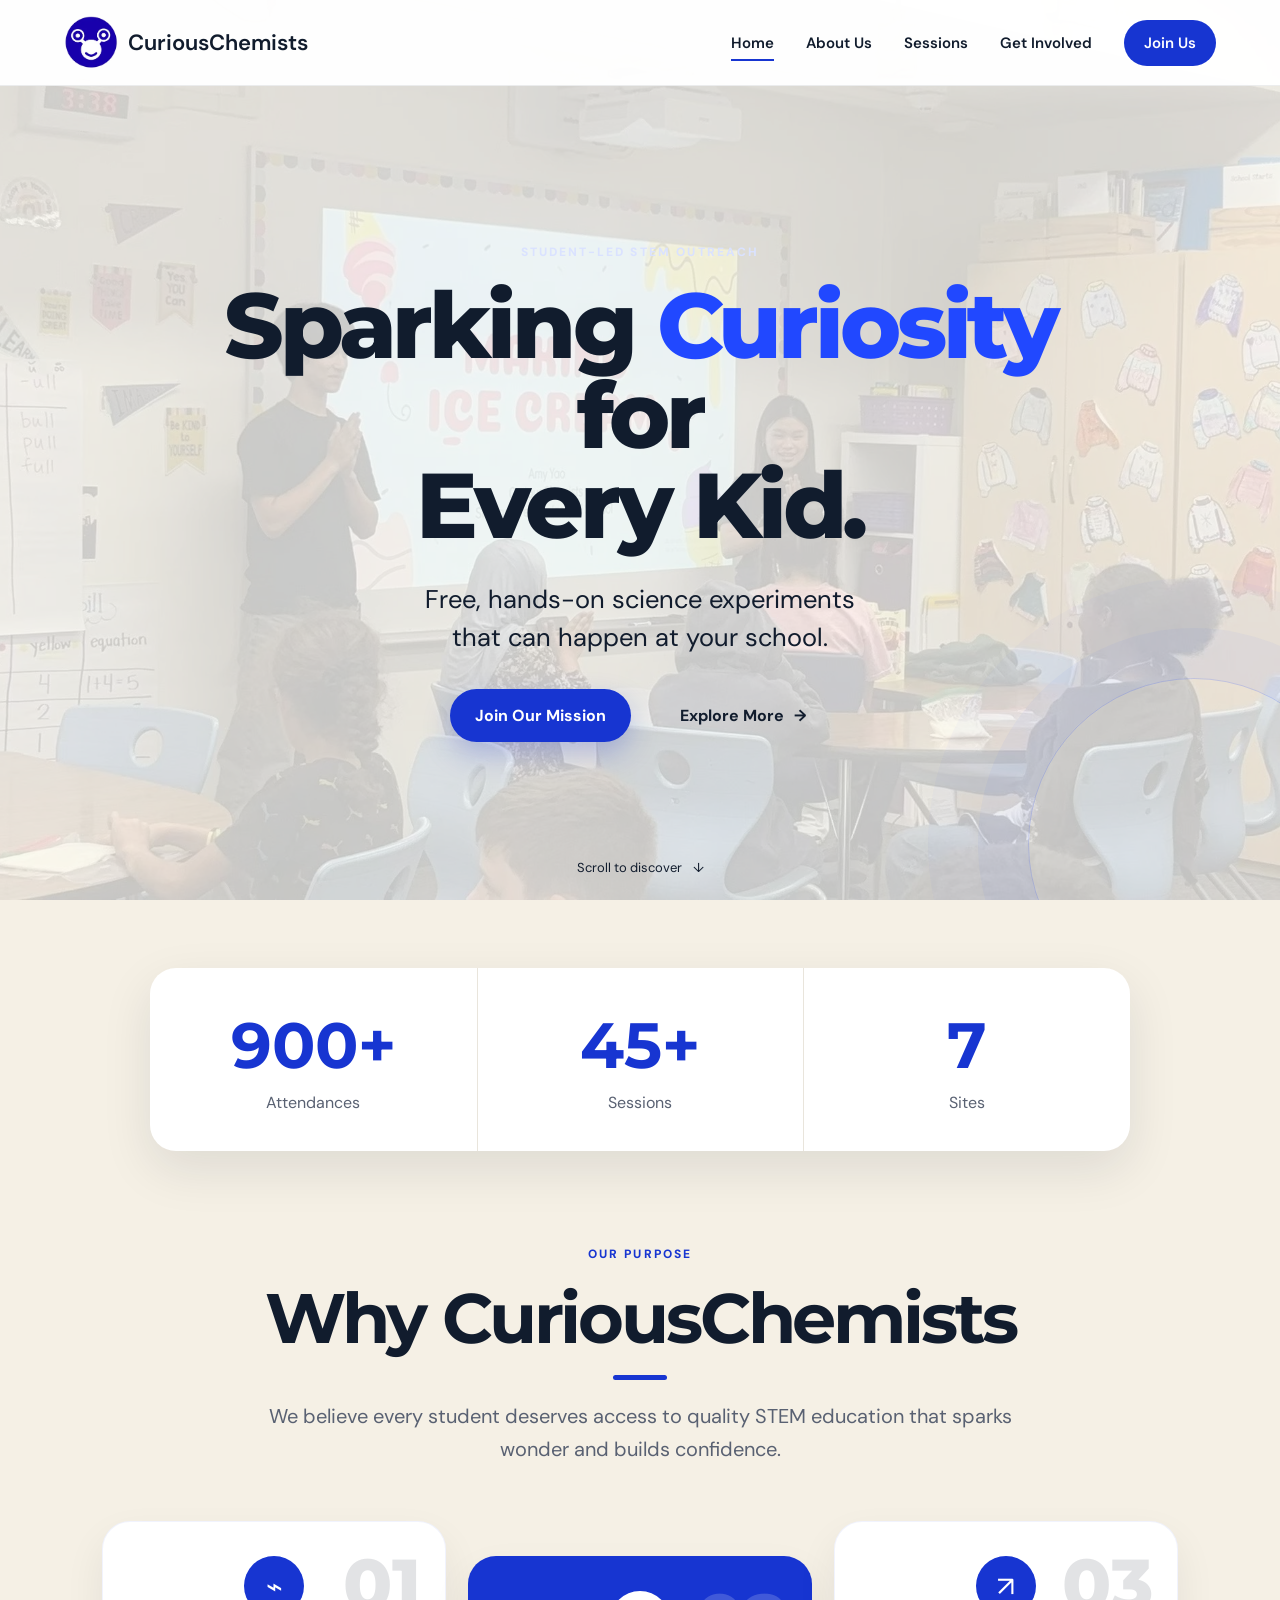
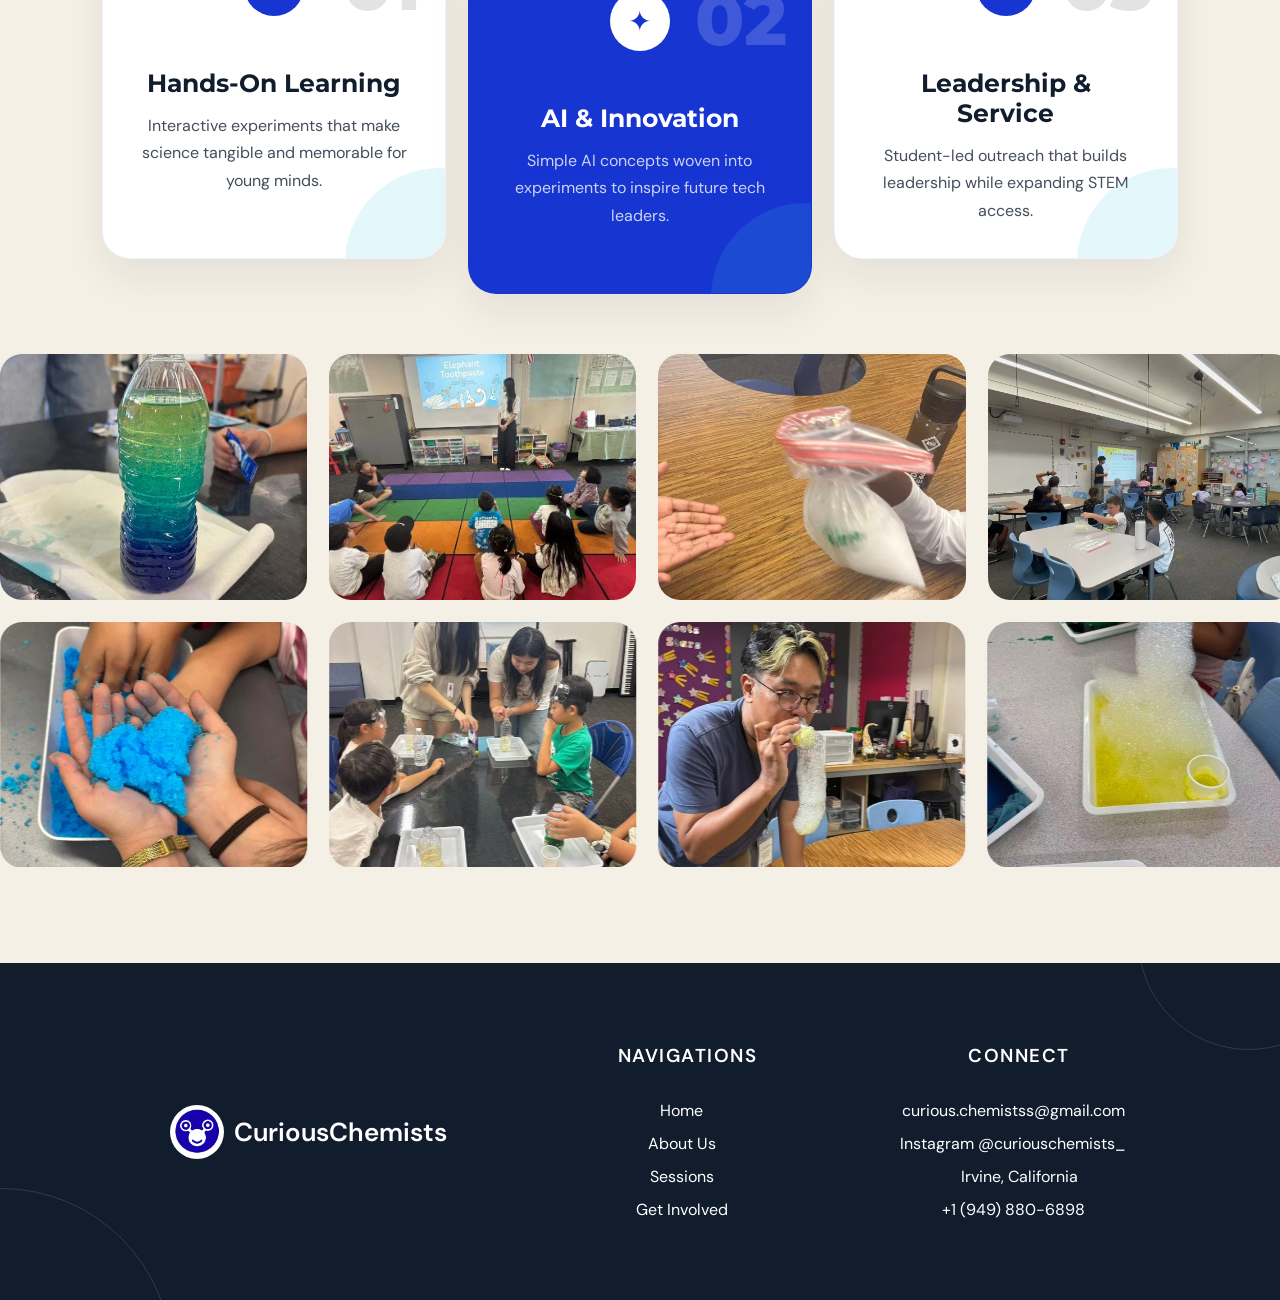
<file: index.html>
<!doctype html>
<html lang="en">
<head>
  <meta charset="UTF-8">
  <meta name="viewport" content="width=device-width, initial-scale=1.0">
  <meta name="description" content="CuriousChemists brings free, hands-on STEM experiments to elementary schools.">
  <title>CuriousChemists | Home</title>
  <link rel="preconnect" href="https://fonts.googleapis.com">
  <link rel="preconnect" href="https://fonts.gstatic.com" crossorigin>
  <link href="https://fonts.googleapis.com/css2?family=DM+Sans:wght@400;500;600;700&family=Montserrat:wght@500;600;700;800&display=swap" rel="stylesheet">
  <link rel="stylesheet" href="styles.css">
</head>
<body>
  <header class="site-header">
    <a class="brand" href="index.html" aria-label="CuriousChemists home"><img src="assets/curious-chemists-logo.webp" alt="CuriousChemists logo"><span>CuriousChemists</span></a>
    <button class="menu-toggle" aria-expanded="false" aria-controls="main-nav"><span></span><span></span><span></span><span class="sr-only">Open menu</span></button>
    <nav class="main-nav" id="main-nav" aria-label="Main navigation">
      <a class="active" href="index.html">Home</a><a href="about.html">About Us</a><a href="programs.html">Sessions</a><a href="get-involved.html">Get Involved</a>
      <a class="nav-cta" href="https://forms.gle/pPUYJycwGepGmpQ56" target="_blank" rel="noreferrer">Join Us</a>
    </nav>
  </header>

  <main>
    <section class="hero">
      <div class="hero-shade"></div>
      <div class="hero-content reveal">
        <p class="eyebrow light">Student-led STEM outreach</p>
        <h1>Sparking <span>Curiosity</span> for<br>Every Kid.</h1>
        <p class="hero-copy">Free, hands-on science experiments<br>that can happen at your school.</p>
        <div class="button-row">
          <a class="button primary" href="https://forms.gle/pPUYJycwGepGmpQ56" target="_blank" rel="noreferrer">Join Our Mission</a>
          <a class="button text-button" href="programs.html">Explore More <span>→</span></a>
        </div>
      </div>
      <a class="scroll-cue" href="#impact">Scroll to discover <span>↓</span></a>
    </section>

    <section class="impact section-pad" id="impact">
      <div class="stats reveal">
        <div><strong>900+</strong><span>Attendances</span></div>
        <div><strong>45+</strong><span>Sessions</span></div>
        <div><strong>7</strong><span>Sites</span></div>
      </div>
      <div class="section-heading centered reveal">
        <p class="eyebrow">Our purpose</p><h2>Why CuriousChemists</h2>
        <p>We believe every student deserves access to quality STEM education that sparks wonder and builds confidence.</p>
      </div>
      <div class="feature-grid">
        <article class="feature-card reveal"><span class="feature-number">01</span><div class="feature-icon">⌁</div><h3>Hands-On Learning</h3><p>Interactive experiments that make science tangible and memorable for young minds.</p></article>
        <article class="feature-card blue-card reveal"><span class="feature-number">02</span><div class="feature-icon">✦</div><h3>AI &amp; Innovation</h3><p>Simple AI concepts woven into experiments to inspire future tech leaders.</p></article>
        <article class="feature-card reveal"><span class="feature-number">03</span><div class="feature-icon">↗</div><h3>Leadership &amp; Service</h3><p>Student-led outreach that builds leadership while expanding STEM access.</p></article>
      </div>
      <div class="photo-marquee" aria-label="Photos from CuriousChemists sessions">
        <div class="photo-row">
          <div class="photo-track track-left">
            <img src="assets/9cccd2dbca16f9d6.webp" alt="A colorful lava lamp experiment" loading="lazy">
            <img src="assets/5798a4e0ac77388d.webp" alt="Students watching a classroom presentation" loading="lazy">
            <img src="assets/b8ddca8b9d35d9d8.webp" alt="A student testing an experiment" loading="lazy">
            <img src="assets/eac830314a49bcef.webp" alt="A CuriousChemists classroom session" loading="lazy">
            <img src="assets/9cccd2dbca16f9d6.webp" alt="" aria-hidden="true">
            <img src="assets/5798a4e0ac77388d.webp" alt="" aria-hidden="true">
            <img src="assets/b8ddca8b9d35d9d8.webp" alt="" aria-hidden="true">
            <img src="assets/eac830314a49bcef.webp" alt="" aria-hidden="true">
          </div>
        </div>
        <div class="photo-row">
          <div class="photo-track track-right">
            <img src="assets/6b93490f569817e2.webp" alt="Students holding instant snow" loading="lazy">
            <img src="assets/cad7e02e54dc8764.webp" alt="Student leaders helping children" loading="lazy">
            <img src="assets/83ac687a757a6db0.webp" alt="A student testing a fizzy reaction" loading="lazy">
            <img src="assets/54730b944642226d.webp" alt="A foaming experiment" loading="lazy">
            <img src="assets/6b93490f569817e2.webp" alt="" aria-hidden="true">
            <img src="assets/cad7e02e54dc8764.webp" alt="" aria-hidden="true">
            <img src="assets/83ac687a757a6db0.webp" alt="" aria-hidden="true">
            <img src="assets/54730b944642226d.webp" alt="" aria-hidden="true">
          </div>
        </div>
      </div>
    </section>
  </main>
  <footer>
    <a class="brand footer-brand" href="index.html"><img src="assets/curious-chemists-logo.webp" alt="CuriousChemists logo"><span>CuriousChemists</span></a>
    <div><h3>Navigations</h3><a href="index.html">Home</a><a href="about.html">About Us</a><a href="programs.html">Sessions</a><a href="get-involved.html">Get Involved</a></div>
    <div><h3>Connect</h3><a href="mailto:curious.chemistss@gmail.com">curious.chemistss@gmail.com</a><a href="https://www.instagram.com/curiouschemists_?utm_source=ig_web_button_share_sheet&amp;igsh=ZDNlZDc0MzIxNw==" target="_blank" rel="noreferrer">Instagram @curiouschemists_</a><span>Irvine, California</span><a href="tel:+19498806898">+1 (949) 880-6898</a></div>
  </footer>
  <script src="script.js"></script>
</body>
</html>
</file>
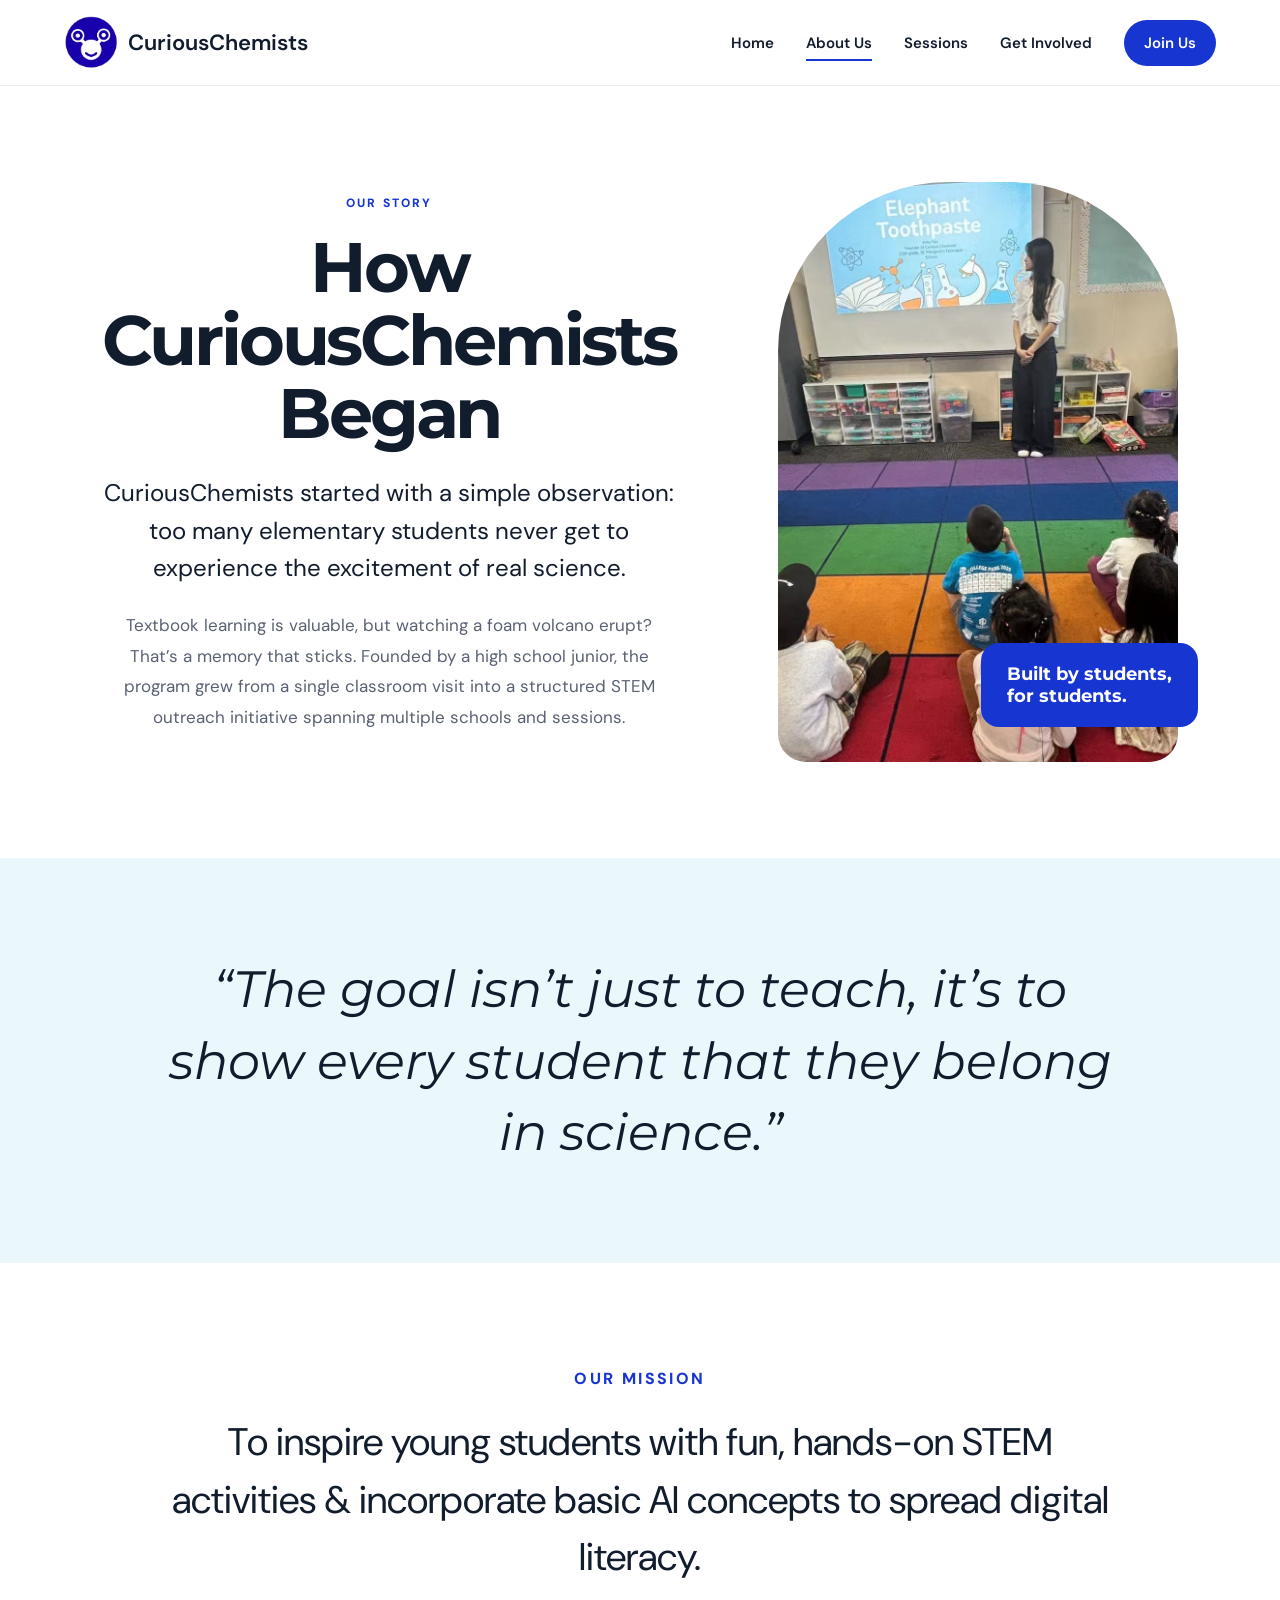
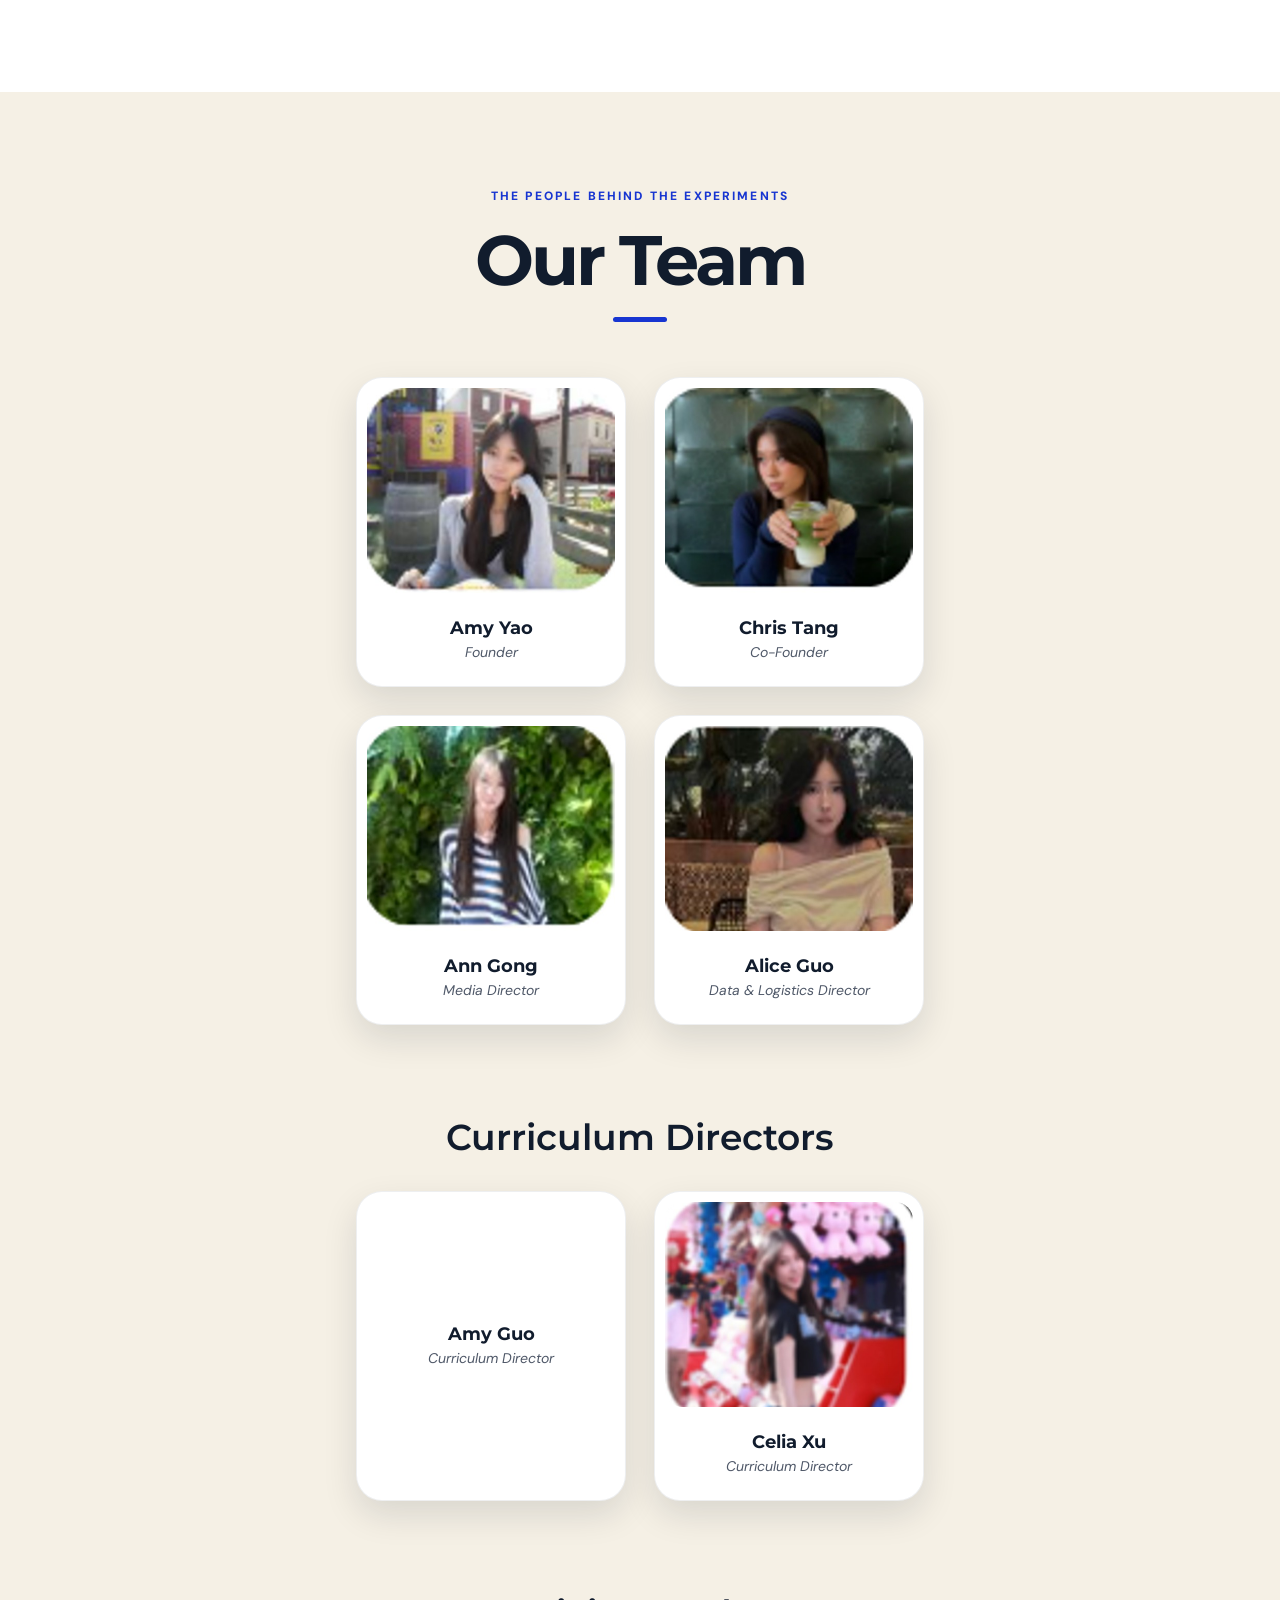
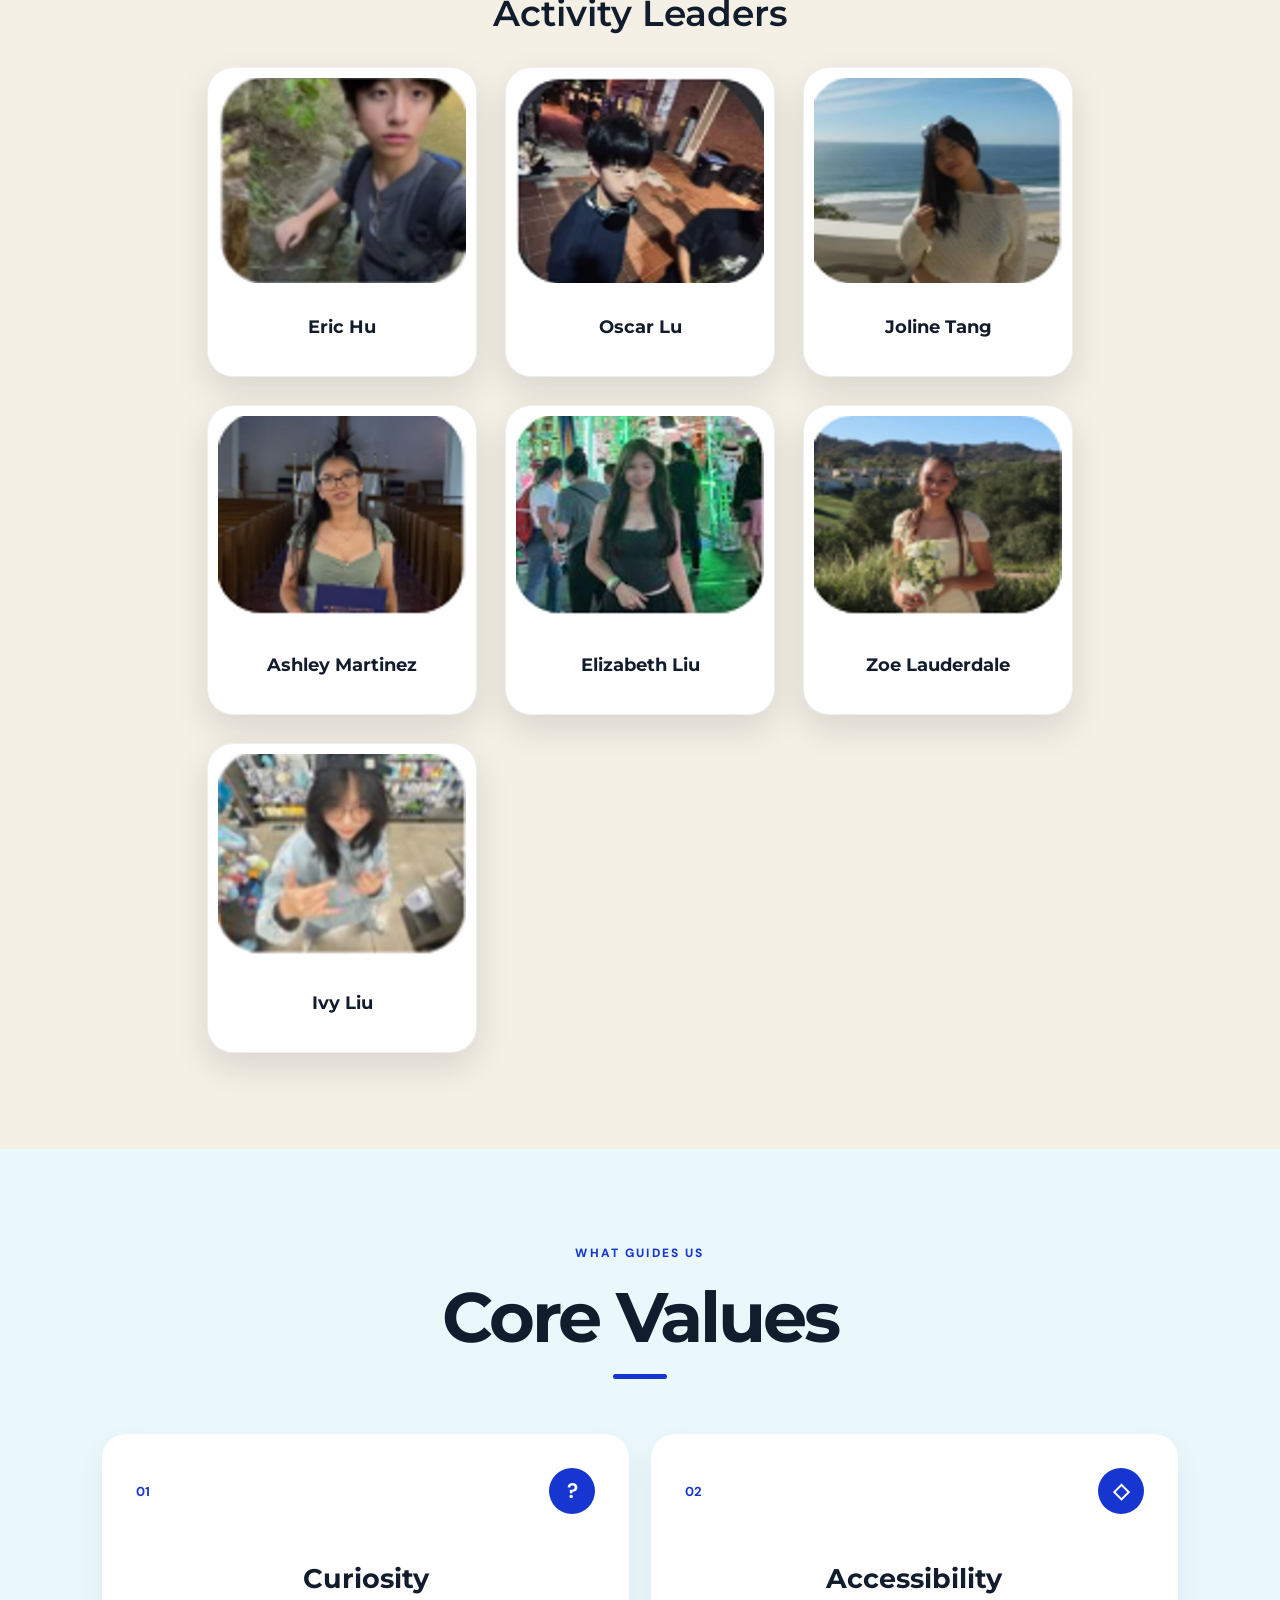
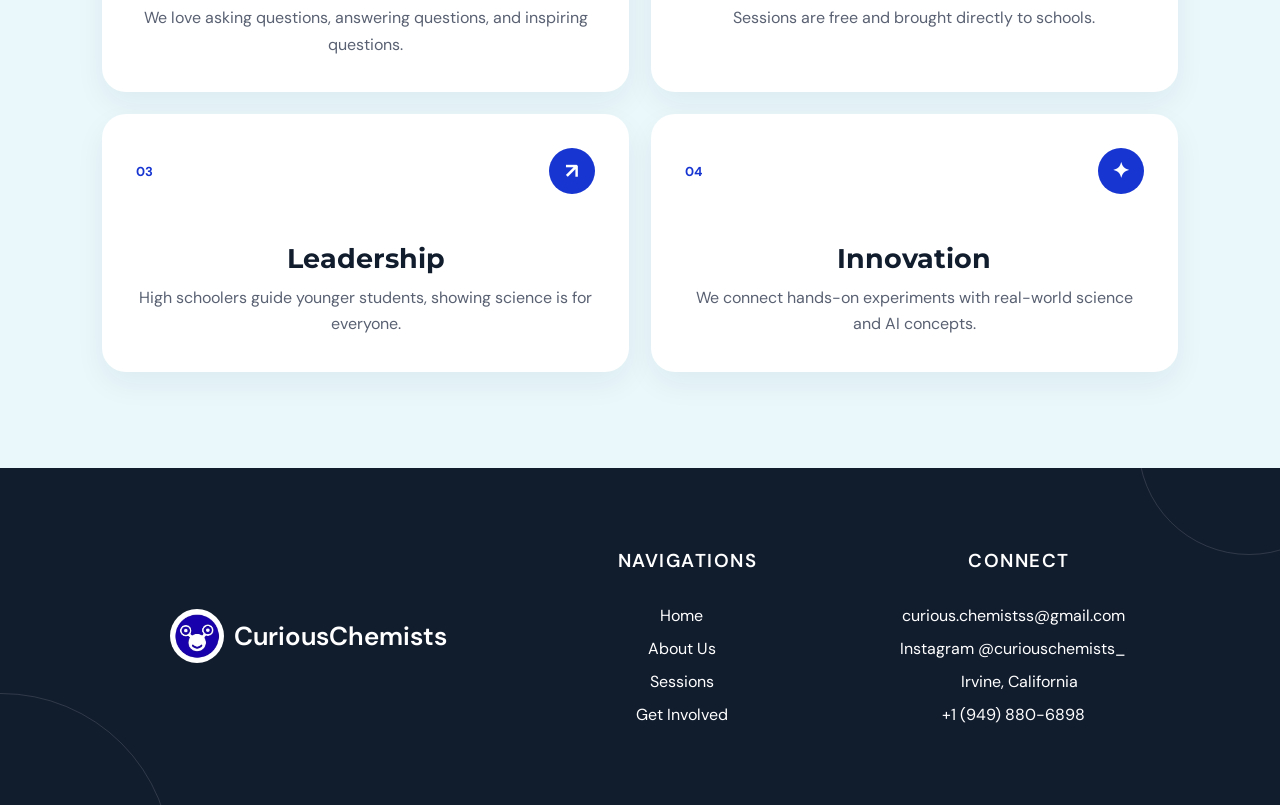
<file: about.html>
<!doctype html>
<html lang="en">
<head>
  <meta charset="UTF-8"><meta name="viewport" content="width=device-width, initial-scale=1.0">
  <meta name="description" content="The story and student team behind CuriousChemists."><title>CuriousChemists | About Us</title>
  <link rel="preconnect" href="https://fonts.googleapis.com"><link rel="preconnect" href="https://fonts.gstatic.com" crossorigin>
  <link href="https://fonts.googleapis.com/css2?family=DM+Sans:wght@400;500;600;700&family=Montserrat:wght@500;600;700;800&display=swap" rel="stylesheet"><link rel="stylesheet" href="styles.css">
</head>
<body>
  <header class="site-header">
    <a class="brand" href="index.html"><img src="assets/curious-chemists-logo.webp" alt="CuriousChemists logo"><span>CuriousChemists</span></a>
    <button class="menu-toggle" aria-expanded="false" aria-controls="main-nav"><span></span><span></span><span></span><span class="sr-only">Open menu</span></button>
    <nav class="main-nav" id="main-nav"><a href="index.html">Home</a><a class="active" href="about.html">About Us</a><a href="programs.html">Sessions</a><a href="get-involved.html">Get Involved</a><a class="nav-cta" href="https://forms.gle/pPUYJycwGepGmpQ56" target="_blank" rel="noreferrer">Join Us</a></nav>
  </header>
  <main class="inner-page">
    <section class="story-intro section-pad">
      <div class="story-copy reveal"><p class="eyebrow">Our story</p><h1 class="page-title">How CuriousChemists Began</h1><p class="lead">CuriousChemists started with a simple observation: too many elementary students never get to experience the excitement of real science.</p><p>Textbook learning is valuable, but watching a foam volcano erupt? That’s a memory that sticks. Founded by a high school junior, the program grew from a single classroom visit into a structured STEM outreach initiative spanning multiple schools and sessions.</p></div>
      <div class="story-photo reveal"><img src="assets/8c8fd79c75971197.jpg" alt="CuriousChemists presenting to students"><span class="photo-label">Built by students,<br>for students.</span></div>
    </section>
    <blockquote class="reveal">“The goal isn’t just to teach, it’s to show every student that they belong in science.”</blockquote>
    <section class="mission reveal"><span>Our Mission</span><p>To inspire young students with fun, hands-on STEM activities &amp; incorporate basic AI concepts to spread digital literacy.</p></section>
    <section class="team section-pad">
      <div class="section-heading centered reveal"><p class="eyebrow">The people behind the experiments</p><h2>Our Team</h2></div>
      <div class="team-group">
        <div class="team-grid leadership-grid">
          <article class="team-card"><img src="assets/team/amy-yao.jpg" alt="Amy Yao"><div><h3>Amy Yao</h3><p>Founder</p></div></article>
          <article class="team-card"><img src="assets/team/chris-tang.jpg" alt="Chris Tang"><div><h3>Chris Tang</h3><p>Co-Founder</p></div></article>
          <article class="team-card"><img src="assets/team/ann-gong.jpg" alt="Ann Gong"><div><h3>Ann Gong</h3><p>Media Director</p></div></article>
          <article class="team-card"><img src="assets/team/alice-guo.jpg" alt="Alice Guo"><div><h3>Alice Guo</h3><p>Data &amp; Logistics Director</p></div></article>
        </div>
      </div>

      <div class="team-group">
        <h3 class="team-group-title">Curriculum Directors</h3>
        <div class="team-grid curriculum-grid">
          <article class="team-card no-photo"><div><h3>Amy Guo</h3><p>Curriculum Director</p></div></article>
          <article class="team-card"><img src="assets/team/celia-xu.jpg" alt="Celia Xu"><div><h3>Celia Xu</h3><p>Curriculum Director</p></div></article>
        </div>
      </div>

      <div class="team-group">
        <h3 class="team-group-title">Activity Leaders</h3>
        <div class="team-grid activity-grid">
          <article class="team-card"><img src="assets/team/eric-hu.jpg" alt="Eric Hu"><div><h3>Eric Hu</h3></div></article>
          <article class="team-card"><img src="assets/team/oscar-lu.jpg" alt="Oscar Lu"><div><h3>Oscar Lu</h3></div></article>
          <article class="team-card"><img src="assets/team/joline-tang.jpg" alt="Joline Tang"><div><h3>Joline Tang</h3></div></article>
          <article class="team-card"><img src="assets/team/ashley-martinez.jpg" alt="Ashley Martinez"><div><h3>Ashley Martinez</h3></div></article>
          <article class="team-card"><img src="assets/team/elizabeth-liu.jpg" alt="Elizabeth Liu"><div><h3>Elizabeth Liu</h3></div></article>
          <article class="team-card"><img src="assets/team/zoe-lauderdale.jpg" alt="Zoe Lauderdale"><div><h3>Zoe Lauderdale</h3></div></article>
          <article class="team-card"><img src="assets/team/ivy-liu.jpg" alt="Ivy Liu"><div><h3>Ivy Liu</h3></div></article>
        </div>
      </div>
    </section>
    <section class="values section-pad">
      <div class="section-heading centered reveal"><p class="eyebrow">What guides us</p><h2>Core Values</h2></div>
      <div class="value-grid">
        <article class="reveal"><div class="value-top"><b>01</b><span>?</span></div><h3>Curiosity</h3><p>We love asking questions, answering questions, and inspiring questions.</p></article>
        <article class="reveal"><div class="value-top"><b>02</b><span>◇</span></div><h3>Accessibility</h3><p>Sessions are free and brought directly to schools.</p></article>
        <article class="reveal"><div class="value-top"><b>03</b><span>↗</span></div><h3>Leadership</h3><p>High schoolers guide younger students, showing science is for everyone.</p></article>
        <article class="reveal"><div class="value-top"><b>04</b><span>✦</span></div><h3>Innovation</h3><p>We connect hands-on experiments with real-world science and AI concepts.</p></article>
      </div>
    </section>
  </main>
  <footer><a class="brand footer-brand" href="index.html"><img src="assets/curious-chemists-logo.webp" alt="CuriousChemists logo"><span>CuriousChemists</span></a><div><h3>Navigations</h3><a href="index.html">Home</a><a href="about.html">About Us</a><a href="programs.html">Sessions</a><a href="get-involved.html">Get Involved</a></div><div><h3>Connect</h3><a href="mailto:curious.chemistss@gmail.com">curious.chemistss@gmail.com</a><a href="https://www.instagram.com/curiouschemists_?utm_source=ig_web_button_share_sheet&amp;igsh=ZDNlZDc0MzIxNw==" target="_blank" rel="noreferrer">Instagram @curiouschemists_</a><span>Irvine, California</span><a href="tel:+19498806898">+1 (949) 880-6898</a></div></footer>
  <script src="script.js"></script>
</body>
</html>
</file>
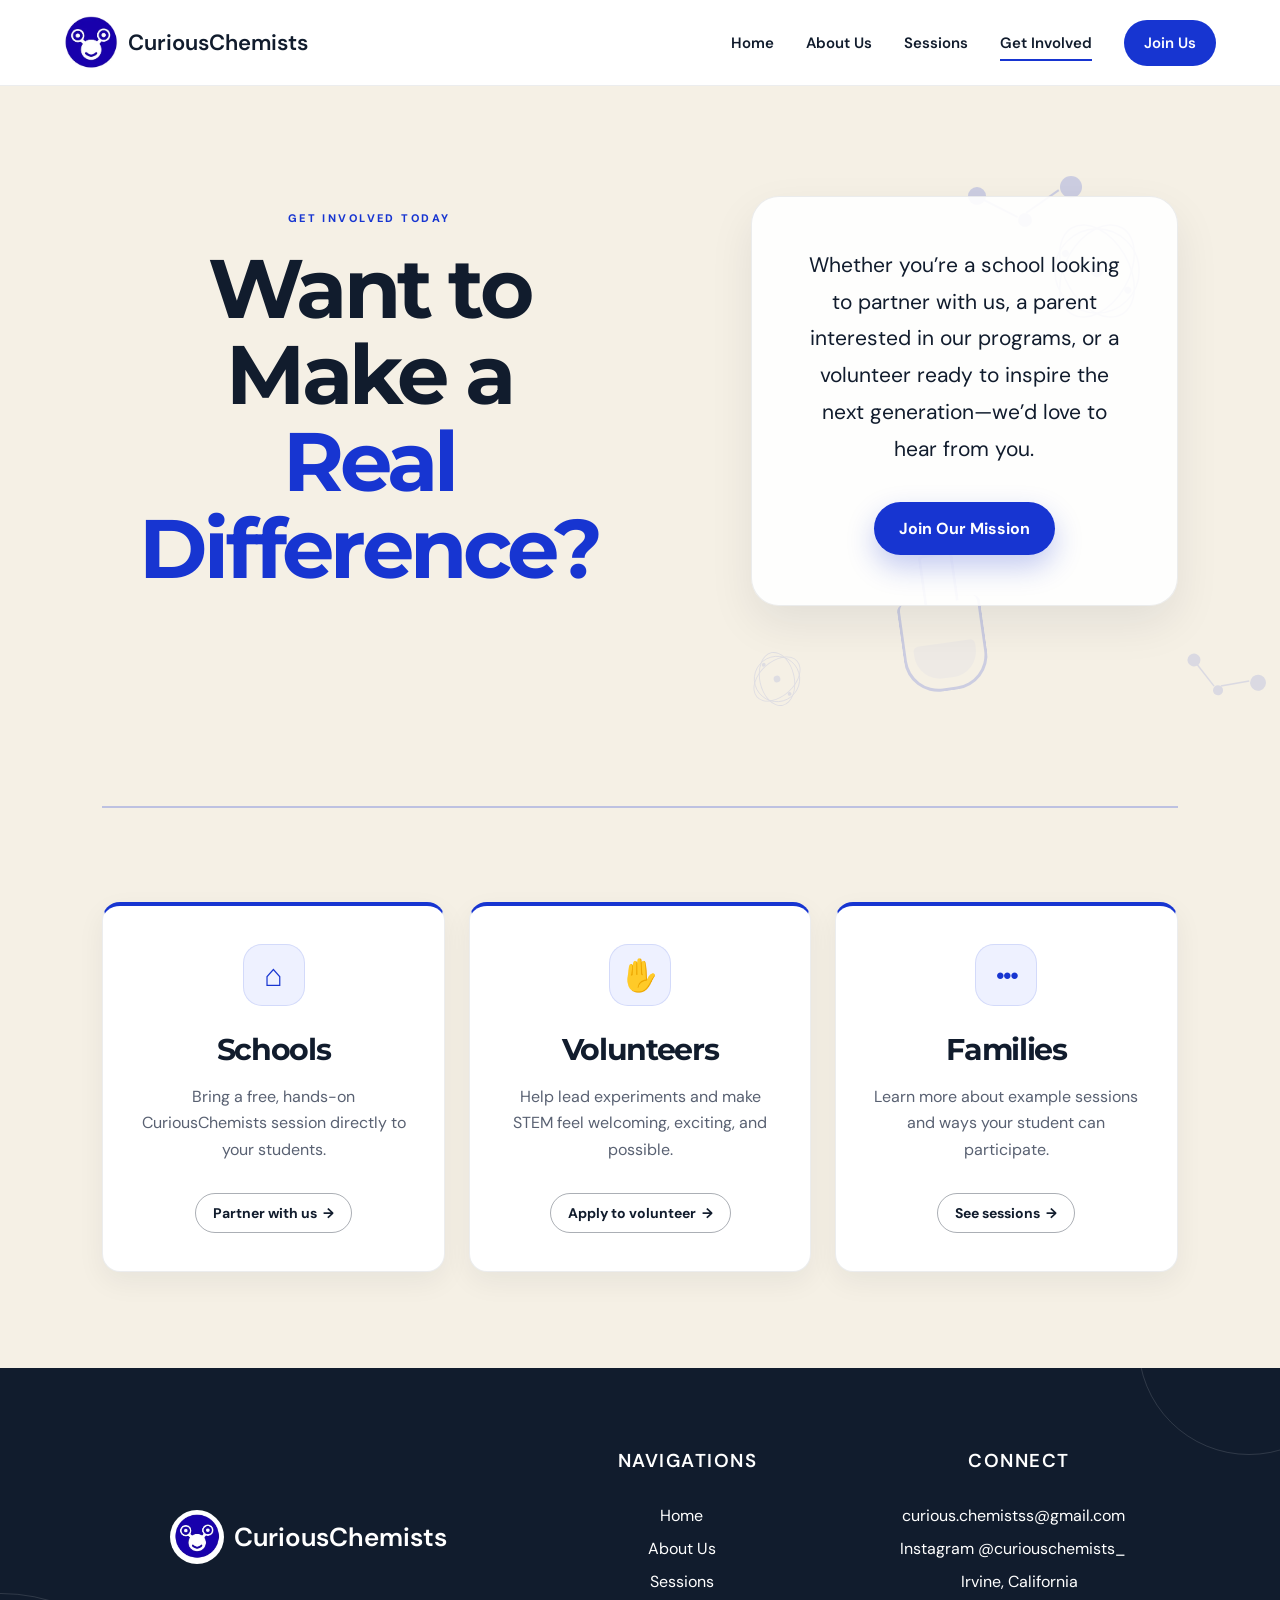
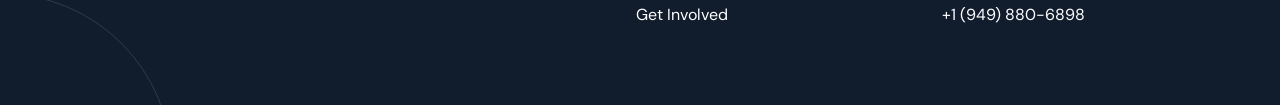
<file: get-involved.html>
<!doctype html>
<html lang="en">
<head>
  <meta charset="UTF-8"><meta name="viewport" content="width=device-width, initial-scale=1.0">
  <meta name="description" content="Partner with, volunteer for, or join CuriousChemists."><title>CuriousChemists | Get Involved</title>
  <link rel="preconnect" href="https://fonts.googleapis.com"><link rel="preconnect" href="https://fonts.gstatic.com" crossorigin>
  <link href="https://fonts.googleapis.com/css2?family=DM+Sans:wght@400;500;600;700&family=Montserrat:wght@500;600;700;800&display=swap" rel="stylesheet"><link rel="stylesheet" href="styles.css">
</head>
<body>
  <header class="site-header">
    <a class="brand" href="index.html"><img src="assets/curious-chemists-logo.webp" alt="CuriousChemists logo"><span>CuriousChemists</span></a>
    <button class="menu-toggle" aria-expanded="false" aria-controls="main-nav"><span></span><span></span><span></span><span class="sr-only">Open menu</span></button>
    <nav class="main-nav" id="main-nav"><a href="index.html">Home</a><a href="about.html">About Us</a><a href="programs.html">Sessions</a><a class="active" href="get-involved.html">Get Involved</a><a class="nav-cta" href="https://forms.gle/pPUYJycwGepGmpQ56" target="_blank" rel="noreferrer">Join Us</a></nav>
  </header>
  <main class="inner-page">
    <section class="join join-page">
      <div class="chemistry-art" aria-hidden="true">
        <span class="atom atom-one"><i></i><i></i><i></i></span>
        <span class="atom atom-two"><i></i><i></i><i></i></span>
        <span class="molecule molecule-one"></span>
        <span class="molecule molecule-two"></span>
        <span class="flask"><i></i></span>
      </div>
      <div class="join-inner section-pad">
        <div class="reveal"><p class="eyebrow">Get involved today</p><h1>Want to Make a<br><span>Real Difference?</span></h1></div>
        <div class="join-copy reveal"><p>Whether you’re a school looking to partner with us, a parent interested in our programs, or a volunteer ready to inspire the next generation—we’d love to hear from you.</p><a class="button primary" href="https://forms.gle/pPUYJycwGepGmpQ56" target="_blank" rel="noreferrer">Join Our Mission</a></div>
      </div>
    </section>
    <section class="contact-cards section-pad">
      <article><span class="audience-icon school-icon" aria-hidden="true">⌂</span><h2>Schools</h2><p>Bring a free, hands-on CuriousChemists session directly to your students.</p><a class="card-action" href="mailto:curious.chemistss@gmail.com?subject=School%20Partnership%20Inquiry">Partner with us <span aria-hidden="true">→</span></a></article>
      <article><span class="audience-icon volunteer-icon" aria-hidden="true">✋</span><h2>Volunteers</h2><p>Help lead experiments and make STEM feel welcoming, exciting, and possible.</p><a class="card-action" href="https://forms.gle/pPUYJycwGepGmpQ56" target="_blank" rel="noreferrer">Apply to volunteer <span aria-hidden="true">→</span></a></article>
      <article><span class="audience-icon family-icon" aria-hidden="true">●●●</span><h2>Families</h2><p>Learn more about example sessions and ways your student can participate.</p><a class="card-action" href="programs.html">See sessions <span aria-hidden="true">→</span></a></article>
    </section>
  </main>
  <footer><a class="brand footer-brand" href="index.html"><img src="assets/curious-chemists-logo.webp" alt="CuriousChemists logo"><span>CuriousChemists</span></a><div><h3>Navigations</h3><a href="index.html">Home</a><a href="about.html">About Us</a><a href="programs.html">Sessions</a><a href="get-involved.html">Get Involved</a></div><div><h3>Connect</h3><a href="mailto:curious.chemistss@gmail.com">curious.chemistss@gmail.com</a><a href="https://www.instagram.com/curiouschemists_?utm_source=ig_web_button_share_sheet&amp;igsh=ZDNlZDc0MzIxNw==" target="_blank" rel="noreferrer">Instagram @curiouschemists_</a><span>Irvine, California</span><a href="tel:+19498806898">+1 (949) 880-6898</a></div></footer>
  <script src="script.js"></script>
</body>
</html>
</file>
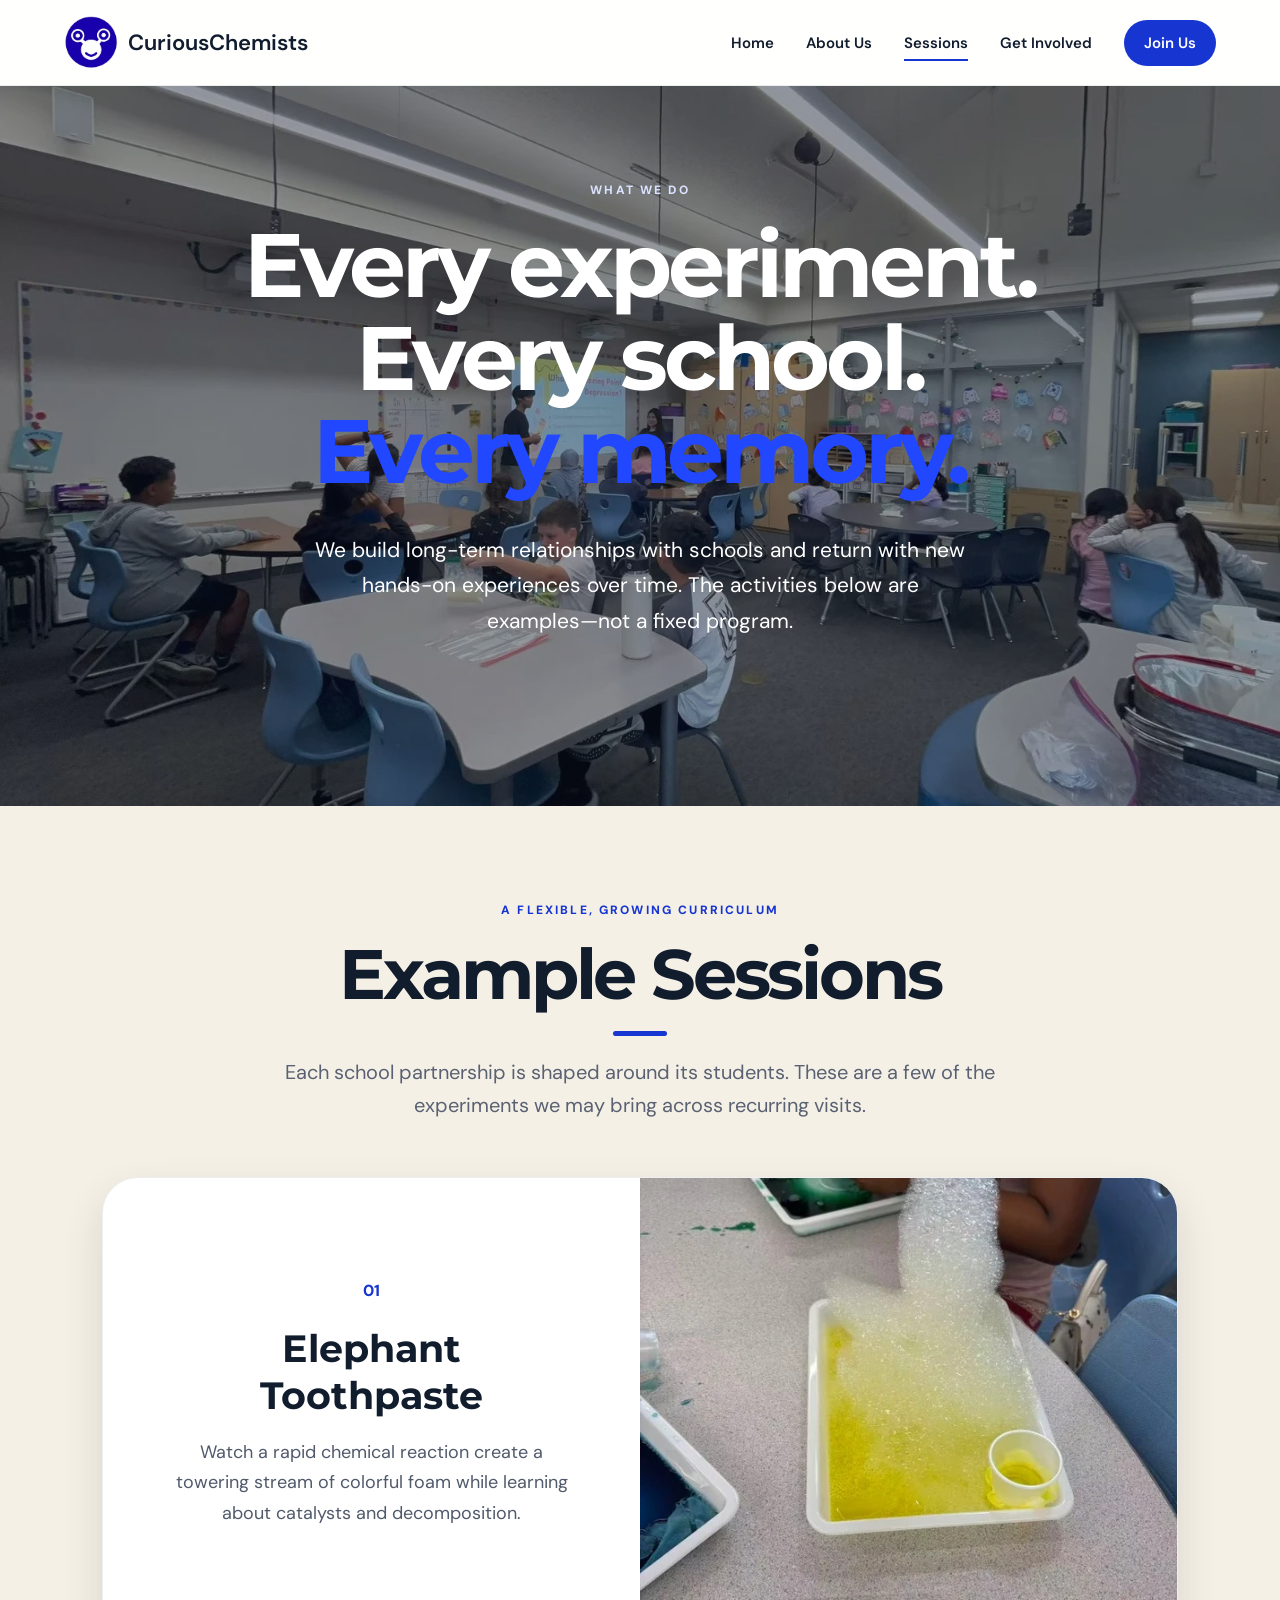
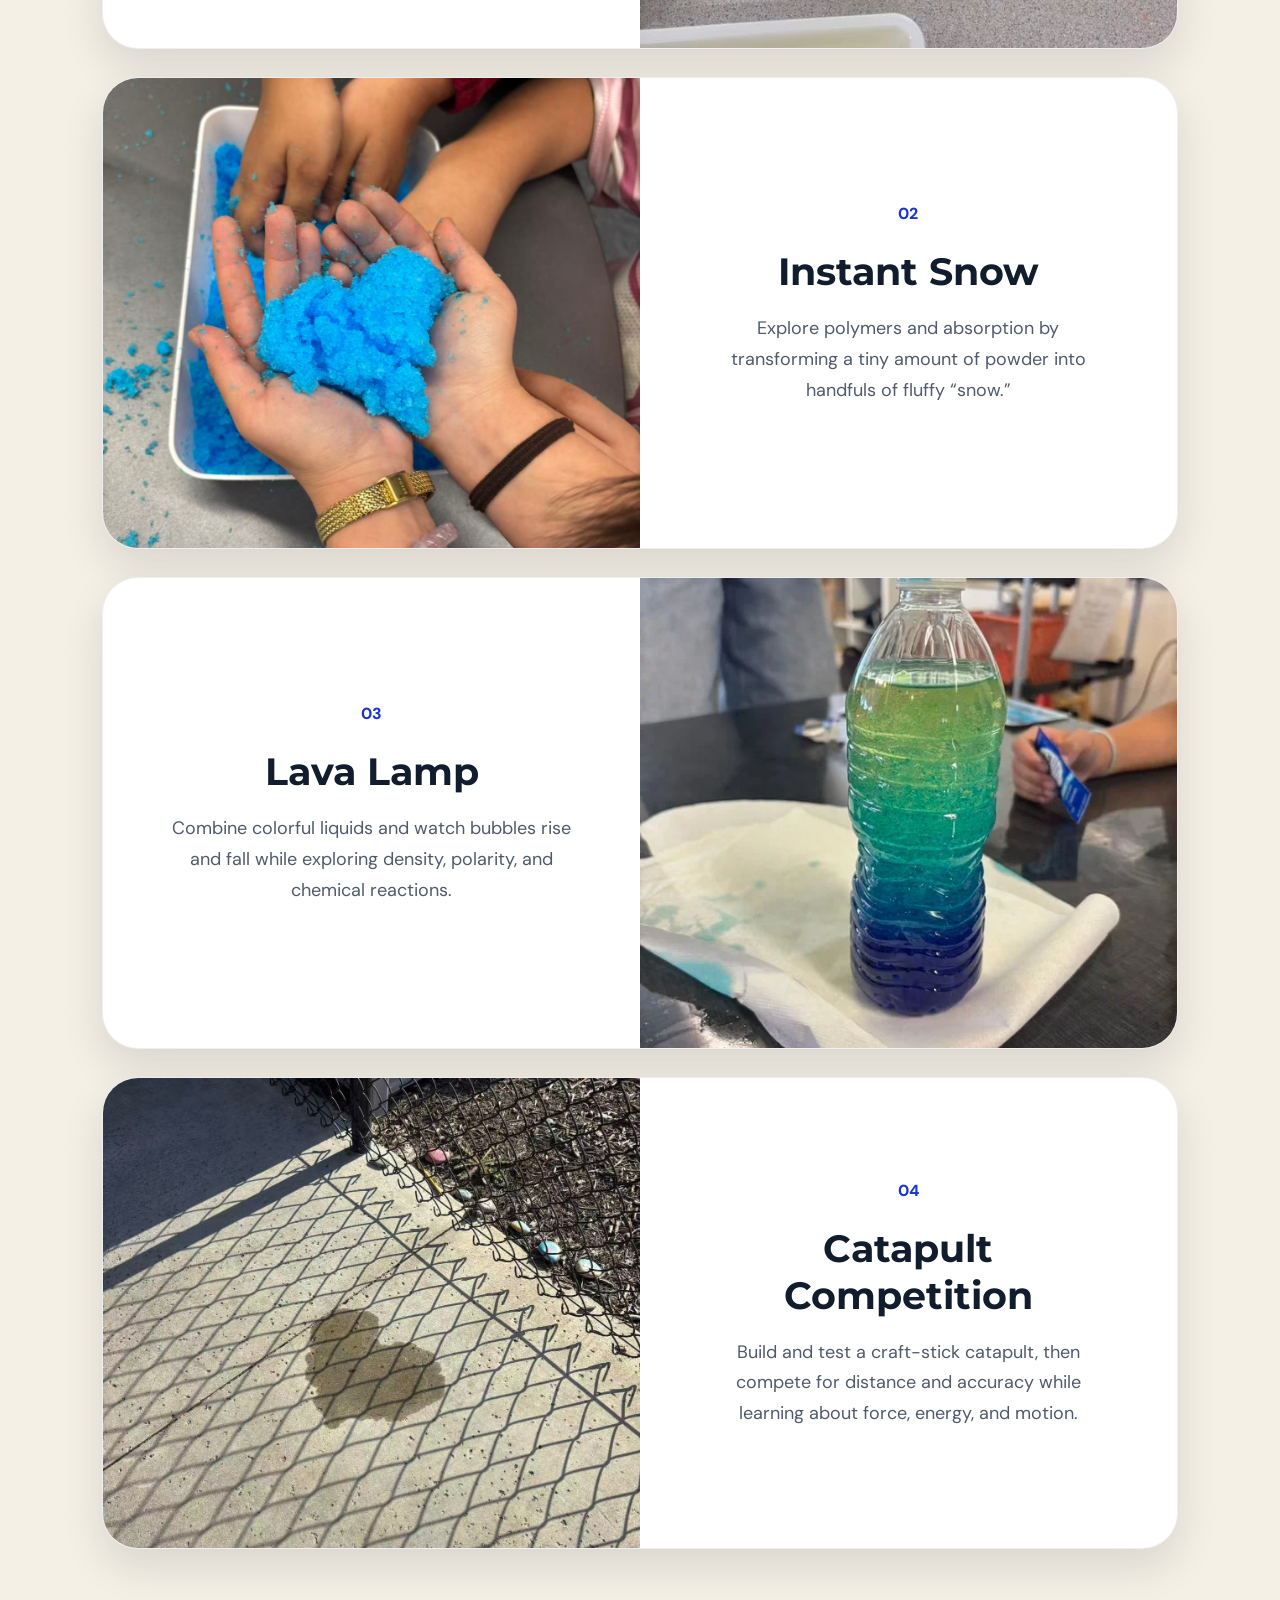
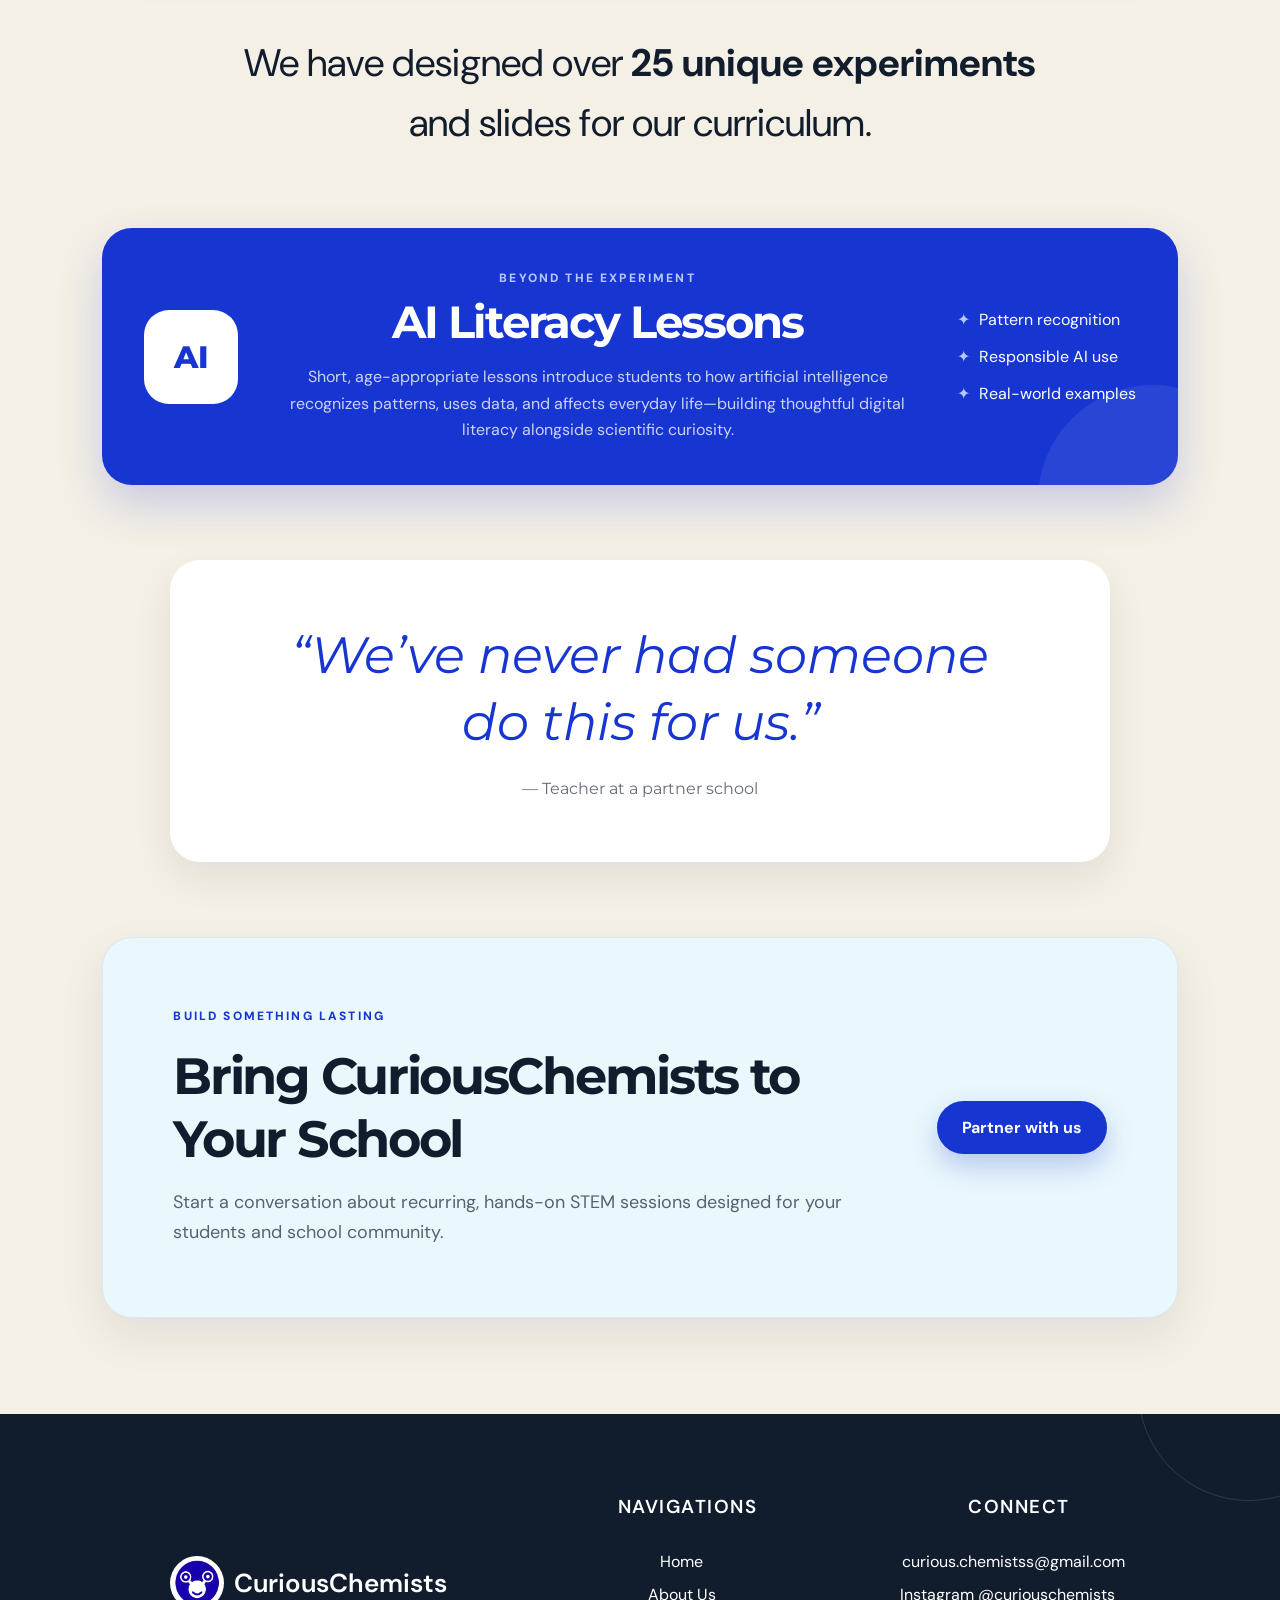
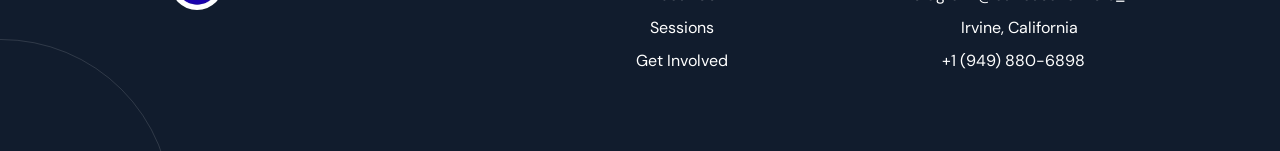
<file: programs.html>
<!doctype html>
<html lang="en">
<head>
  <meta charset="UTF-8"><meta name="viewport" content="width=device-width, initial-scale=1.0">
  <meta name="description" content="Explore example CuriousChemists hands-on STEM sessions and long-term school partnerships."><title>CuriousChemists | Sessions</title>
  <link rel="preconnect" href="https://fonts.googleapis.com"><link rel="preconnect" href="https://fonts.gstatic.com" crossorigin>
  <link href="https://fonts.googleapis.com/css2?family=DM+Sans:wght@400;500;600;700&family=Montserrat:wght@500;600;700;800&display=swap" rel="stylesheet"><link rel="stylesheet" href="styles.css">
</head>
<body>
  <header class="site-header">
    <a class="brand" href="index.html"><img src="assets/curious-chemists-logo.webp" alt="CuriousChemists logo"><span>CuriousChemists</span></a>
    <button class="menu-toggle" aria-expanded="false" aria-controls="main-nav"><span></span><span></span><span></span><span class="sr-only">Open menu</span></button>
    <nav class="main-nav" id="main-nav"><a href="index.html">Home</a><a href="about.html">About Us</a><a class="active" href="programs.html">Sessions</a><a href="get-involved.html">Get Involved</a><a class="nav-cta" href="https://forms.gle/pPUYJycwGepGmpQ56" target="_blank" rel="noreferrer">Join Us</a></nav>
  </header>
  <main class="inner-page programs">
    <section class="program-hero section-pad"><div class="reveal"><p class="eyebrow light">What we do</p><h1>Every experiment.<br>Every school.<br><span>Every memory.</span></h1><p>We build long-term relationships with schools and return with new hands-on experiences over time. The activities below are examples—not a fixed program.</p></div></section>
    <section class="experiments section-pad">
      <div class="section-heading reveal"><p class="eyebrow">A flexible, growing curriculum</p><h2>Example Sessions</h2><p>Each school partnership is shaped around its students. These are a few of the experiments we may bring across recurring visits.</p></div>
      <div class="experiment-list">
        <article class="reveal"><div><span>01</span><h3>Elephant Toothpaste</h3><p>Watch a rapid chemical reaction create a towering stream of colorful foam while learning about catalysts and decomposition.</p></div><img src="assets/54730b944642226d.webp" alt="Elephant toothpaste experiment"></article>
        <article class="reveal"><div><span>02</span><h3>Instant Snow</h3><p>Explore polymers and absorption by transforming a tiny amount of powder into handfuls of fluffy “snow.”</p></div><img src="assets/65802bab257da5d6.jpg" alt="Students holding instant snow"></article>
        <article class="reveal"><div><span>03</span><h3>Lava Lamp</h3><p>Combine colorful liquids and watch bubbles rise and fall while exploring density, polarity, and chemical reactions.</p></div><img src="assets/9cccd2dbca16f9d6.webp" alt="Colorful lava lamp experiment"></article>
        <article class="reveal"><div><span>04</span><h3>Catapult Competition</h3><p>Build and test a craft-stick catapult, then compete for distance and accuracy while learning about force, energy, and motion.</p></div><img src="assets/ec036e26a94fd385.jpg" alt="Students competing with craft-stick catapults"></article>
      </div>
      <p class="curriculum-note reveal">We have designed over <strong>25 unique experiments</strong><br>and slides for our curriculum.</p>
      <section class="ai-literacy reveal">
        <div class="ai-symbol" aria-hidden="true">AI</div>
        <div>
          <p class="eyebrow">Beyond the experiment</p>
          <h2>AI Literacy Lessons</h2>
          <p>Short, age-appropriate lessons introduce students to how artificial intelligence recognizes patterns, uses data, and affects everyday life—building thoughtful digital literacy alongside scientific curiosity.</p>
        </div>
        <ul>
          <li>Pattern recognition</li>
          <li>Responsible AI use</li>
          <li>Real-world examples</li>
        </ul>
      </section>
      <blockquote class="teacher-quote reveal">
        <p>“We’ve never had someone do this for us.”</p>
        <cite>— Teacher at a partner school</cite>
      </blockquote>
      <section class="program-cta reveal">
        <div><p class="eyebrow">Build something lasting</p><h2>Bring CuriousChemists to Your School</h2><p>Start a conversation about recurring, hands-on STEM sessions designed for your students and school community.</p></div>
        <a class="button primary" href="mailto:curious.chemistss@gmail.com?subject=School%20Partnership%20Inquiry">Partner with us</a>
      </section>
    </section>
  </main>
  <footer><a class="brand footer-brand" href="index.html"><img src="assets/curious-chemists-logo.webp" alt="CuriousChemists logo"><span>CuriousChemists</span></a><div><h3>Navigations</h3><a href="index.html">Home</a><a href="about.html">About Us</a><a href="programs.html">Sessions</a><a href="get-involved.html">Get Involved</a></div><div><h3>Connect</h3><a href="mailto:curious.chemistss@gmail.com">curious.chemistss@gmail.com</a><a href="https://www.instagram.com/curiouschemists_?utm_source=ig_web_button_share_sheet&amp;igsh=ZDNlZDc0MzIxNw==" target="_blank" rel="noreferrer">Instagram @curiouschemists_</a><span>Irvine, California</span><a href="tel:+19498806898">+1 (949) 880-6898</a></div></footer>
  <script src="script.js"></script>
</body>
</html>
</file>
<file: styles.css>
:root {
  --blue: #1735d1;
  --blue-bright: #2148ff;
  --blue-deep: #1025a7;
  --aqua: #42c6dc;
  --ink: #111c2d;
  --cream: #f5f0e5;
  --sky: #eaf8fc;
  --white: #fff;
  --header-height: 86px;
}

* { box-sizing: border-box; }
html { overflow-x: clip; scroll-behavior: smooth; scroll-padding-top: var(--header-height); }
body { margin: 0; overflow-x: hidden; color: var(--ink); background: var(--white); font-family: "DM Sans", sans-serif; }
body.menu-open { overflow: hidden; }
a { color: inherit; }
img { display: block; width: 100%; }
.sr-only { position: absolute; width: 1px; height: 1px; overflow: hidden; clip: rect(0,0,0,0); }

.site-header {
  position: fixed;
  z-index: 100;
  top: 0;
  left: 0;
  width: 100%;
  height: var(--header-height);
  padding: 0 clamp(24px, 5vw, 76px);
  display: flex;
  align-items: center;
  justify-content: space-between;
  background: rgba(255,255,255,.96);
  border-bottom: 1px solid rgba(17,28,45,.08);
  transition: box-shadow .25s ease, height .25s ease;
}
.site-header.scrolled { height: calc(var(--header-height) - 8px); box-shadow: 0 10px 30px rgba(13,25,55,.09); }
.brand { display: inline-flex; align-items: center; gap: 10px; font-family: "DM Sans", sans-serif; font-size: 22px; font-weight: 600; text-decoration: none; }
.brand > img { width: 54px; height: 54px; flex: 0 0 54px; object-fit: contain; border-radius: 50%; transition: transform .35s cubic-bezier(.2,.8,.2,1); }
.brand span { transition: color .25s ease; }
.brand:hover span { color: var(--blue); }
.brand:hover > img { transform: rotate(-8deg) scale(1.07); }
.brand-mark {
  position: relative;
  width: 52px;
  height: 52px;
  flex: 0 0 52px;
  border-radius: 50%;
  background: var(--blue);
  border: 3px solid var(--blue);
}
.brand-mark::before, .brand-mark::after {
  content: "";
  position: absolute;
  top: 13px;
  width: 18px;
  height: 14px;
  border: 2px solid white;
  border-radius: 50%;
}
.brand-mark::before { left: 4px; }
.brand-mark::after { right: 4px; }
.eye { position: absolute; z-index: 1; top: 19px; width: 4px; height: 4px; border-radius: 50%; background: white; }
.eye-left { left: 12px; }
.eye-right { right: 12px; }
.smile { position: absolute; left: 15px; bottom: 10px; width: 21px; height: 10px; border-bottom: 2px solid white; border-radius: 50%; }
.main-nav { display: flex; align-items: center; gap: clamp(18px, 2.5vw, 40px); }
.main-nav a { position: relative; font-weight: 600; text-decoration: none; font-size: 15px; }
.main-nav a:not(.nav-cta)::after {
  content: "";
  position: absolute;
  left: 0;
  bottom: -8px;
  width: 100%;
  height: 2px;
  background: var(--blue);
  transform: scaleX(0);
  transition: transform .2s ease;
}
.main-nav a:hover::after, .main-nav a.active::after { transform: scaleX(1); }
.main-nav .nav-cta { position: relative; overflow: hidden; padding: 13px 20px; color: white; background: var(--blue); border-radius: 100px; }
.menu-toggle { display: none; border: 0; background: none; padding: 8px; }
.menu-toggle span:not(.sr-only) { display: block; width: 26px; height: 2px; margin: 5px 0; background: var(--ink); }

.inner-page { padding-top: var(--header-height); }
.section-pad { padding: clamp(70px, 7.5vw, 112px) clamp(24px, 8vw, 130px); }
.hero {
  position: relative;
  overflow: hidden;
  min-height: 100vh;
  padding: calc(var(--header-height) + 90px) clamp(24px, 9vw, 145px) 90px;
  display: flex;
  align-items: center;
  color: var(--ink);
  background: url("assets/0d71f5f049b077c8.webp") center 35% / cover no-repeat;
}
.hero::after {
  content: "";
  position: absolute;
  right: -80px;
  bottom: -110px;
  width: 330px;
  height: 330px;
  border: 1px solid rgba(33,72,255,.2);
  border-radius: 50%;
  box-shadow: 0 0 0 50px rgba(33,72,255,.04), 0 0 0 100px rgba(33,72,255,.025);
  animation: soft-orbit 9s ease-in-out infinite alternate;
}
.hero-shade { position: absolute; inset: 0; background: rgba(250,249,245,.78); }
.hero-content { position: relative; z-index: 1; max-width: 900px; margin-inline: auto; text-align: center; }
.eyebrow { margin: 0 0 20px; color: var(--blue); font-weight: 800; font-size: 12px; letter-spacing: .18em; text-transform: uppercase; }
.eyebrow.light { color: #dae2ff; }
.hero h1, h2 { margin: 0; font-family: "Montserrat", sans-serif; letter-spacing: -.045em; }
.hero h1 { max-width: 920px; font-size: clamp(52px, 7.2vw, 108px); line-height: .98; font-weight: 800; }
.hero h1 span, .join h2 span, .program-hero h2 span { color: var(--blue-bright); }
.hero-copy { margin: 30px 0 32px; font-size: clamp(18px, 2vw, 27px); line-height: 1.5; }
.button-row { display: flex; align-items: center; justify-content: center; gap: 24px; flex-wrap: wrap; }
.button { display: inline-flex; align-items: center; justify-content: center; padding: 16px 25px; border-radius: 100px; font-weight: 700; text-decoration: none; transition: transform .2s ease, box-shadow .2s ease; }
.button:hover { transform: translateY(-2px); }
.button.primary { position: relative; overflow: hidden; color: white; background: var(--blue); box-shadow: 0 12px 28px rgba(23,53,209,.25); }
.button.primary::after, .main-nav .nav-cta::before {
  content: "";
  position: absolute;
  inset: -30% auto -30% -55%;
  width: 38%;
  transform: skewX(-18deg);
  background: rgba(255,255,255,.32);
  transition: left .55s ease;
  pointer-events: none;
}
.button.primary:hover::after, .main-nav .nav-cta:hover::before { left: 115%; }
.text-button { padding-left: 25px; padding-right: 25px; color: var(--ink); }
.text-button span { margin-left: 10px; }
.scroll-cue { position: absolute; z-index: 2; bottom: 24px; left: 50%; transform: translateX(-50%); text-decoration: none; font-size: 13px; }
.scroll-cue span { display: inline-block; margin-left: 8px; animation: cue-bounce 1.6s ease-in-out infinite; }

.impact { background: var(--cream); }
.stats { max-width: 980px; margin: -28px auto 95px; display: grid; grid-template-columns: repeat(3, 1fr); background: white; border-radius: 26px; box-shadow: 0 18px 50px rgba(17,28,45,.1); }
.stats div { padding: 38px; text-align: center; }
.stats div + div { border-left: 1px solid #e9e5dc; }
.stats strong { display: block; color: var(--blue); font-family: "Montserrat", sans-serif; font-size: clamp(42px, 5vw, 72px); }
.stats span { display: block; margin-top: 8px; color: #596172; }
.section-heading { max-width: 760px; margin: 0 auto 55px; text-align: center; }
.section-heading h2::after {
  content: "";
  display: block;
  width: 54px;
  height: 5px;
  margin-top: 20px;
  background: var(--blue);
  border-radius: 5px;
}
.section-heading h2::after { margin-left: auto; margin-right: auto; }
.section-heading h2, .story h2, .join h2, .program-hero h2 { font-size: clamp(42px, 5.5vw, 78px); line-height: 1.04; }
.section-heading > p:last-child { color: #596172; font-size: 20px; line-height: 1.65; }
.feature-grid { max-width: 1150px; margin: 0 auto 95px; display: grid; grid-template-columns: repeat(3, 1fr); gap: 22px; }
.feature-card { position: relative; min-height: 330px; padding: 34px; background: white; border: 1px solid rgba(23,53,209,.06); border-radius: 28px; box-shadow: 0 18px 40px rgba(17,28,45,.07); overflow: hidden; }
.feature-card::after { content: ""; position: absolute; right: -90px; bottom: -100px; width: 190px; height: 190px; background: rgba(66,198,220,.14); border-radius: 50%; }
.feature-card { text-align: center; }
.feature-icon { margin-left: auto; margin-right: auto; }
.feature-card.blue-card { color: white; background: var(--blue); transform: translateY(35px); }
.feature-number { position: absolute; right: 24px; top: 18px; color: rgba(17,28,45,.12); font-family: "Montserrat", sans-serif; font-size: 72px; font-weight: 800; }
.blue-card .feature-number { color: rgba(255,255,255,.18); }
.feature-icon { display: grid; place-items: center; width: 60px; height: 60px; margin-bottom: 52px; color: white; background: var(--blue); border-radius: 50%; font-size: 28px; }
.blue-card .feature-icon { color: var(--blue); background: white; }
.feature-card h3 { margin: 0 0 14px; font-family: "Montserrat", sans-serif; font-size: 25px; }
.feature-card p { margin: 0; line-height: 1.7; opacity: .78; }
.photo-marquee { width: calc(100% + 16vw); margin-left: -8vw; display: grid; gap: 22px; overflow: hidden; }
.photo-row { overflow: hidden; }
.photo-track { --photo-width: clamp(230px, 24vw, 355px); display: flex; width: max-content; gap: 22px; will-change: transform; }
.photo-track img { width: var(--photo-width); aspect-ratio: 1.25; flex: 0 0 var(--photo-width); object-fit: cover; border-radius: 22px; }
.track-left { animation: gallery-left 28s linear infinite; }
.track-right { transform: translateX(calc(-50% - 11px)); animation: gallery-right 30s linear infinite; }
.photo-marquee:hover .photo-track,
.photo-row:hover .photo-track,
.photo-track:hover,
body.menu-open .photo-track { animation-play-state: paused !important; }

.story { background: white; }
.page-title, .join h1, .program-hero h1 { margin: 0; font-family: "Montserrat", sans-serif; font-size: clamp(42px, 5.5vw, 78px); line-height: 1.04; letter-spacing: -.045em; }
.story-intro { display: grid; grid-template-columns: .95fr 1.05fr; gap: clamp(50px, 8vw, 130px); align-items: center; }
.story-copy { text-align: center; }
.story-copy .lead { font-size: 24px; line-height: 1.55; }
.story-copy > p:last-child { color: #596172; line-height: 1.8; font-size: 17px; }
.story-photo { position: relative; }
.story-photo img { min-height: 580px; object-fit: cover; border-radius: 170px 170px 28px 28px; }
.photo-label { position: absolute; right: -20px; bottom: 35px; padding: 20px 26px; color: white; background: var(--blue); border-radius: 18px; font-family: "Montserrat", sans-serif; font-size: 18px; font-weight: 700; }
blockquote { margin: 0; padding: 95px 12vw; text-align: center; background: var(--sky); font-family: "Montserrat", sans-serif; font-size: clamp(29px, 4vw, 54px); font-style: italic; line-height: 1.4; }
.mission { padding: 105px 12vw; text-align: center; }
.mission span { color: var(--blue); font-weight: 800; letter-spacing: .15em; text-transform: uppercase; }
.mission p { max-width: 1000px; margin: 25px auto 0; font-size: clamp(25px, 3vw, 42px); line-height: 1.5; }
.team { background: var(--cream); }
.team-group { max-width: 1120px; margin: 0 auto; }
.team-group + .team-group { margin-top: 90px; }
.team-group-title { margin: 0 0 32px; text-align: center; font-family: "Montserrat", sans-serif; font-size: clamp(25px, 3vw, 36px); font-weight: 600; }
.team-grid { display: grid; justify-content: center; gap: 28px; }
.leadership-grid, .curriculum-grid { max-width: 568px; margin: 0 auto; grid-template-columns: repeat(2, 270px); }
.activity-grid { grid-template-columns: repeat(3, 270px); }
.team-card { width: 100%; height: 310px; min-width: 0; display: flex; flex-direction: column; overflow: hidden; text-align: center; background: white; border: 1px solid rgba(17,28,45,.07); border-radius: 26px; box-shadow: 0 14px 34px rgba(17,28,45,.12); }
.team-card img { width: calc(100% - 20px); height: 205px; flex: 0 0 205px; margin: 10px 10px 0; object-fit: cover; border-radius: 18px; }
.team-card > div { min-height: 94px; flex: 1; padding: 15px 12px 18px; display: flex; flex-direction: column; align-items: center; justify-content: center; text-align: center; }
.team-card h3 { margin: 0 0 4px; font-family: "Montserrat", sans-serif; font-size: 18px; }
.team-card p { margin: 0; color: #4f5868; font-size: 14px; font-style: italic; }
.team-card.no-photo { height: 310px; }
.team-card.no-photo > div { height: 100%; }
.values { background: var(--sky); }
.value-grid { max-width: 1080px; margin: 0 auto; display: grid; grid-template-columns: repeat(2, 1fr); gap: 22px; }
.value-grid article { min-height: 250px; padding: 34px; text-align: center; background: white; border-radius: 24px; box-shadow: 0 12px 30px rgba(17,28,45,.06); }
.value-top { display: flex; align-items: center; justify-content: space-between; }
.value-grid b { color: var(--blue); font-size: 13px; }
.value-top span { display: grid; place-items: center; width: 46px; height: 46px; color: white; background: var(--blue); border-radius: 50%; font-size: 21px; font-weight: 700; }
.value-grid h3 { margin: 48px 0 10px; font-family: "Montserrat", sans-serif; font-size: 27px; }
.value-grid p { margin: 0; color: #596172; line-height: 1.65; }

.programs { background: var(--cream); }
.program-hero { position: relative; min-height: 720px; overflow: hidden; color: white; text-align: center; background: url("assets/eac830314a49bcef.webp") center / cover; }
.program-hero::before { content: ""; position: absolute; inset: 0; background: rgba(11,20,42,.42); }
.program-hero > div { position: relative; z-index: 1; max-width: 900px; margin-inline: auto; }
.program-hero h1 { font-size: clamp(55px, 7vw, 102px); }
.program-hero h1 span { color: var(--blue-bright); }
.program-hero p:last-child { max-width: 650px; margin: 35px auto 0; font-size: 21px; line-height: 1.7; }
.experiments { background: var(--cream); }
.experiment-list { display: grid; gap: 28px; }
.experiment-list article { display: grid; grid-template-columns: 1fr 1fr; min-height: 340px; border: 1px solid rgba(17,28,45,.07); border-radius: 36px; overflow: hidden; background: white; box-shadow: 0 18px 42px rgba(17,28,45,.12); }
.experiment-list article:nth-child(even) img { order: -1; }
.experiment-list article > div { padding: clamp(35px, 5vw, 72px); align-self: center; text-align: center; }
.experiment-list span { color: var(--blue); font-weight: 800; }
.experiment-list h3 { margin: 24px 0 16px; font-family: "Montserrat", sans-serif; font-size: clamp(28px, 3vw, 45px); }
.experiment-list p { color: #505a6b; font-size: 18px; line-height: 1.7; }
.experiment-list img { height: 100%; max-height: 470px; object-fit: cover; }
.curriculum-note { margin: 85px 0 0; text-align: center; font-size: clamp(24px, 3vw, 42px); line-height: 1.55; }
.ai-literacy { max-width: 1120px; margin: 75px auto 0; padding: 42px; display: grid; grid-template-columns: auto 1fr auto; gap: 34px; align-items: center; color: white; background: var(--blue); border-radius: 30px; box-shadow: 0 20px 45px rgba(23,53,209,.2); }
.ai-literacy { position: relative; overflow: hidden; }
.ai-literacy::after { content: ""; position: absolute; width: 230px; height: 230px; right: -90px; bottom: -130px; border-radius: 50%; background: rgba(255,255,255,.08); }
.ai-symbol { display: grid; place-items: center; width: 94px; height: 94px; color: var(--blue); background: white; border-radius: 25px; font-family: "Montserrat", sans-serif; font-size: 31px; font-weight: 800; }
.ai-literacy > div:nth-child(2) { text-align: center; }
.ai-literacy .eyebrow { margin-bottom: 9px; color: #b9c7ff; }
.ai-literacy h2 { font-size: clamp(28px, 3.5vw, 46px); }
.ai-literacy p:last-child { max-width: 660px; margin: 15px 0 0; color: rgba(255,255,255,.78); line-height: 1.65; }
.ai-literacy ul { margin: 0; padding: 0; list-style: none; }
.ai-literacy li { padding: 8px 0; white-space: nowrap; }
.ai-literacy li::before { content: "✦"; margin-right: 9px; color: #b9c7ff; }
.teacher-quote { margin: 75px auto 0; padding: 62px clamp(28px, 7vw, 90px); max-width: 940px; color: var(--ink); background: white; border-radius: 30px; box-shadow: 0 16px 38px rgba(17,28,45,.08); }
.teacher-quote p { margin: 0; color: var(--blue); font-size: clamp(30px, 4vw, 52px); line-height: 1.3; }
.teacher-quote cite { display: block; margin-top: 22px; color: #646c79; font-size: 16px; font-style: normal; }
.program-cta { max-width: 1120px; margin: 75px auto 0; padding: clamp(38px, 6vw, 70px); display: flex; align-items: center; justify-content: space-between; gap: 45px; text-align: left; background: var(--sky); border: 1px solid rgba(23,53,209,.08); border-radius: 30px; box-shadow: 0 18px 45px rgba(17,28,45,.08); }
.program-cta > div { max-width: 720px; }
.program-cta h2 { font-size: clamp(32px, 4vw, 54px); }
.program-cta p:last-child { margin: 18px 0 0; color: #596172; font-size: 18px; line-height: 1.65; }
.program-cta .button { flex: 0 0 auto; }

.join { background: white; }
.join-inner { min-height: 630px; display: grid; grid-template-columns: 1fr .8fr; gap: 9vw; align-items: center; text-align: center; }
.join h1 { font-size: clamp(50px, 6.5vw, 94px); }
.join h1 span { color: var(--blue-bright); }
.join-copy p { margin: 0 0 35px; color: #505a6b; font-size: 21px; line-height: 1.75; }
.join-page { position: relative; min-height: 720px; overflow: hidden; background: var(--cream); }
.join-page .join-inner { position: relative; z-index: 2; }
.join-page .join-inner > div:first-child { color: var(--ink); }
.join-page .eyebrow { color: var(--blue); font-size: 11px; letter-spacing: .22em; }
.join-page h1 span { color: var(--blue); }
.join-page .join-copy { padding: clamp(26px, 4vw, 50px); background: rgba(255,255,255,.9); border: 1px solid rgba(17,28,45,.08); border-radius: 28px; box-shadow: 0 18px 45px rgba(17,28,45,.08); }
.join-page .join-copy p { color: var(--ink); }
.chemistry-art { position: absolute; inset: 0; z-index: 1; pointer-events: none; color: var(--blue); opacity: .18; }
.atom { position: absolute; width: 110px; height: 110px; border: 2px solid currentColor; border-radius: 50%; }
.atom::before, .atom::after, .atom i { content: ""; position: absolute; inset: 11px -12px; border: 2px solid currentColor; border-radius: 50%; transform: rotate(60deg); }
.atom::after { transform: rotate(-60deg); }
.atom i:nth-child(1) { inset: 45px; border: 0; background: currentColor; }
.atom i:nth-child(2), .atom i:nth-child(3) { width: 9px; height: 9px; inset: auto; border: 0; background: currentColor; }
.atom i:nth-child(2) { left: 8px; top: 26px; }
.atom i:nth-child(3) { right: 9px; bottom: 24px; }
.atom-one { right: 10%; top: 18%; transform: scale(.78); }
.atom-two { right: 35%; bottom: 10%; transform: scale(.42) rotate(18deg); opacity: .55; }
.molecule { position: absolute; width: 18px; height: 18px; border-radius: 50%; background: currentColor; box-shadow: 48px 24px 0 -2px currentColor, 94px -9px 0 2px currentColor; }
.molecule::before, .molecule::after { content: ""; position: absolute; left: 14px; top: 11px; width: 40px; height: 2px; background: currentColor; transform: rotate(27deg); transform-origin: left; }
.molecule::after { left: 58px; top: 25px; width: 40px; transform: rotate(-35deg); }
.molecule-one { right: 23%; top: 14%; }
.molecule-two { right: 6%; bottom: 19%; transform: scale(.72) rotate(25deg); opacity: .65; }
.flask { position: absolute; right: 23%; bottom: 16%; width: 84px; height: 92px; border: 3px solid currentColor; border-top: 0; border-radius: 8px 8px 35px 35px; transform: rotate(-8deg); }
.flask::before { content: ""; position: absolute; left: 25px; top: -46px; width: 29px; height: 47px; border: 3px solid currentColor; border-bottom: 0; border-radius: 5px 5px 0 0; }
.flask i { position: absolute; left: 8px; right: 8px; bottom: 10px; height: 35px; border-radius: 5px 5px 26px 26px; background: rgba(33,72,255,.18); }
.contact-cards { position: relative; display: grid; grid-template-columns: repeat(3, 1fr); gap: 24px; background: var(--cream); }
.contact-cards::before { content: ""; position: absolute; top: 0; left: 8vw; right: 8vw; height: 2px; background: rgba(23,53,209,.25); }
.contact-cards article { min-height: 290px; padding: 38px; text-align: center; background: white; border: 1px solid rgba(17,28,45,.08); border-top: 4px solid var(--blue); border-radius: 18px; box-shadow: 0 10px 28px rgba(17,28,45,.06); transition: transform .2s ease, box-shadow .2s ease; }
.contact-cards article:hover, .contact-cards article:focus-within { transform: translateY(-4px); background: white; box-shadow: 0 14px 34px rgba(23,53,209,.12); }
.contact-cards > article > .audience-icon { display: grid; place-items: center; width: 62px; height: 62px; margin: 0 auto; color: var(--blue); background: #eef1ff; border: 1px solid rgba(23,53,209,.12); border-radius: 19px; font-size: 31px; font-weight: 800; }
.contact-cards > article > .family-icon { font-size: 15px; letter-spacing: -2px; }
.contact-cards h2 { margin: 25px 0 12px; font-size: 30px; }
.contact-cards p { color: #596172; line-height: 1.65; }
.card-action { display: inline-flex; align-items: center; gap: 6px; margin-top: 14px; padding: 10px 17px; color: var(--ink); border: 1px solid rgba(17,28,45,.35); border-radius: 100px; font-size: 14px; font-weight: 700; text-decoration: none; transition: color .2s ease, background .2s ease, border-color .2s ease, transform .2s ease; }
.card-action:hover { color: white; background: var(--blue); border-color: var(--blue); transform: translateY(-2px); }

footer {
  position: relative;
  overflow: hidden;
  padding: 80px clamp(24px, 8vw, 130px);
  display: grid;
  grid-template-columns: 1.3fr .65fr 1fr;
  gap: 70px;
  color: white;
  background: var(--ink);
}
footer::before, footer::after { content: ""; position: absolute; border: 1px solid rgba(255,255,255,.13); border-radius: 50%; pointer-events: none; }
footer::before { width: 340px; height: 340px; left: -170px; bottom: -230px; animation: soft-float 8s ease-in-out infinite alternate; }
footer::after { width: 220px; height: 220px; right: -80px; top: -135px; animation: soft-float 10s ease-in-out infinite alternate-reverse; }
.footer-brand { align-self: center; font-size: 26px; }
.footer-brand > img { padding: 4px; background: white; }
footer h3 { margin: 0 0 20px; font-weight: 600; text-transform: uppercase; letter-spacing: .08em; }
footer div { position: relative; z-index: 1; display: flex; flex-direction: column; align-items: center; gap: 12px; text-align: center; }
footer div a { position: relative; text-decoration: none; }
footer div a::after { content: "→"; display: inline-block; margin-left: 0; opacity: 0; transform: translateX(-5px); transition: opacity .2s ease, transform .2s ease, margin .2s ease; }
footer div a:hover::after { margin-left: 8px; opacity: 1; transform: translateX(0); }
.footer-brand { position: relative; z-index: 1; justify-self: center; }

.button, .nav-cta { transition: transform .28s ease, box-shadow .28s ease; }
.button:hover, .nav-cta:hover { transform: translateY(-4px); box-shadow: 0 16px 30px rgba(23,53,209,.28); }
.reveal { opacity: 1; transform: none; }
.js .reveal.reveal-ready {
  opacity: 0;
  transform: translateY(22px);
  transition: opacity .65s ease, transform .65s cubic-bezier(.2,.75,.25,1);
}
.js .reveal.reveal-ready.visible {
  opacity: 1;
  transform: translateY(0);
}
.hero-content { animation: hero-enter .7s ease both; }
.site-header { animation: header-fade .35s ease both; }
.button span[aria-hidden="true"], .card-action span[aria-hidden="true"] { display: inline-block; transition: transform .2s ease; }
.button:hover span[aria-hidden="true"], .card-action:hover span[aria-hidden="true"] { transform: translateX(4px); }

@keyframes cue-bounce { 0%,100% { transform: translateY(0); } 50% { transform: translateY(6px); } }
@keyframes hero-enter { from { opacity: 0; transform: translateY(18px); } to { opacity: 1; transform: translateY(0); } }
@keyframes header-fade { from { opacity: 0; } to { opacity: 1; } }
@keyframes gallery-left { to { transform: translateX(calc(-50% - 11px)); } }
@keyframes gallery-right { to { transform: translateX(0); } }
@keyframes soft-orbit { from { transform: translate3d(0,0,0) scale(1); } to { transform: translate3d(-18px,-14px,0) scale(1.04); } }
@keyframes soft-float { from { transform: translate3d(0,0,0); } to { transform: translate3d(16px,-12px,0); } }

@media (max-width: 980px) {
  :root { --header-height: 74px; }
  .menu-toggle { display: block; cursor: pointer; }
  .main-nav {
    position: fixed;
    top: var(--header-height);
    right: 0;
    bottom: 0;
    left: 0;
    width: 100vw;
    height: calc(100dvh - var(--header-height));
    min-height: calc(100vh - var(--header-height));
    padding: 55px 30px;
    flex-direction: column;
    justify-content: flex-start;
    gap: 30px;
    background: #fff;
    opacity: 1;
    border-top: 1px solid rgba(17,28,45,.08);
    box-shadow: 0 18px 45px rgba(17,28,45,.12);
    isolation: isolate;
    overflow-y: auto;
    overscroll-behavior: contain;
    transform: translateX(100%);
    transition: transform .25s ease;
  }
  .main-nav.open { transform: translateX(0); }
  .main-nav.open::before {
    content: "";
    position: absolute;
    z-index: -1;
    inset: 0;
    background: #fff;
  }
  .main-nav a { font-size: 22px; }
  .feature-grid { grid-template-columns: repeat(2, 1fr); }
  .leadership-grid, .activity-grid { grid-template-columns: repeat(2, minmax(0, 270px)); }
  .feature-card.blue-card { transform: none; }
  .photo-track { --photo-width: clamp(220px, 38vw, 320px); }
  .story-intro, .join-inner { grid-template-columns: 1fr; }
  .story-photo { max-width: 700px; }
  .ai-literacy { grid-template-columns: auto 1fr; }
  .ai-literacy ul { grid-column: 2; }
  .program-cta { flex-direction: column; text-align: center; }
  .contact-cards { grid-template-columns: 1fr; }
  .chemistry-art { opacity: .25; }
}

@media (max-width: 640px) {
  .brand { font-size: 18px; }
  .brand > img { width: 46px; height: 46px; flex-basis: 46px; }
  .brand-mark { width: 44px; height: 44px; flex-basis: 44px; }
  .brand-mark::before, .brand-mark::after { top: 11px; width: 15px; height: 12px; }
  .eye { top: 17px; }
  .eye-left { left: 10px; } .eye-right { right: 10px; }
  .smile { left: 12px; bottom: 8px; }
  .hero { min-height: 810px; align-items: flex-start; background-position: 62% center; }
  .hero-shade { background: rgba(250,249,245,.82); }
  .hero h1 { font-size: clamp(47px, 15vw, 70px); }
  .scroll-cue { display: none; }
  .stats { grid-template-columns: 1fr; margin-bottom: 90px; }
  .stats div + div { border-left: 0; border-top: 1px solid #e9e5dc; }
  .feature-grid, .value-grid { grid-template-columns: 1fr; }
  .leadership-grid, .activity-grid { grid-template-columns: repeat(2, minmax(0, 1fr)); gap: 16px; }
  .curriculum-grid { grid-template-columns: repeat(2, minmax(0, 1fr)); gap: 16px; }
  .team-card { height: 255px; }
  .team-card img { height: 165px; flex-basis: 165px; }
  .team-card > div { min-height: 80px; padding: 12px 8px 15px; }
  .team-card h3 { font-size: 15px; }
  .team-card p { font-size: 12px; }
  .team-card.no-photo { height: 255px; }
  .ai-literacy { padding: 30px; grid-template-columns: 1fr; }
  .ai-literacy ul { grid-column: auto; }
  .teacher-quote { padding: 42px 24px; }
  .photo-marquee, .photo-track { gap: 12px; }
  .photo-track { --photo-width: 220px; }
  .photo-track img { border-radius: 13px; }
  .track-right { transform: translateX(calc(-50% - 6px)); }
  .story-photo img { min-height: 430px; border-radius: 100px 100px 22px 22px; }
  .photo-label { right: -8px; }
  .experiment-list article { grid-template-columns: 1fr; }
  .experiment-list article:nth-child(even) img { order: initial; }
  .experiment-list img { height: 280px; }
  .join-page { background: var(--cream); }
  .join-page .join-inner { gap: 60px; }
  .join-page .join-copy { padding: 28px 22px; }
  footer { grid-template-columns: 1fr; }
}

@media (prefers-reduced-motion: reduce) {
  html { scroll-behavior: auto; }
  *, *::before, *::after { transition-duration: .01ms !important; }
  .reveal, .js .reveal.reveal-ready { opacity: 1; transform: none; }
  .hero-content, .site-header, .scroll-cue span, .hero::after, footer::before, footer::after { animation: none !important; }
  .photo-track { animation: none !important; transform: none !important; }
  .photo-row { overflow-x: auto; scrollbar-width: thin; }
}
</file>
